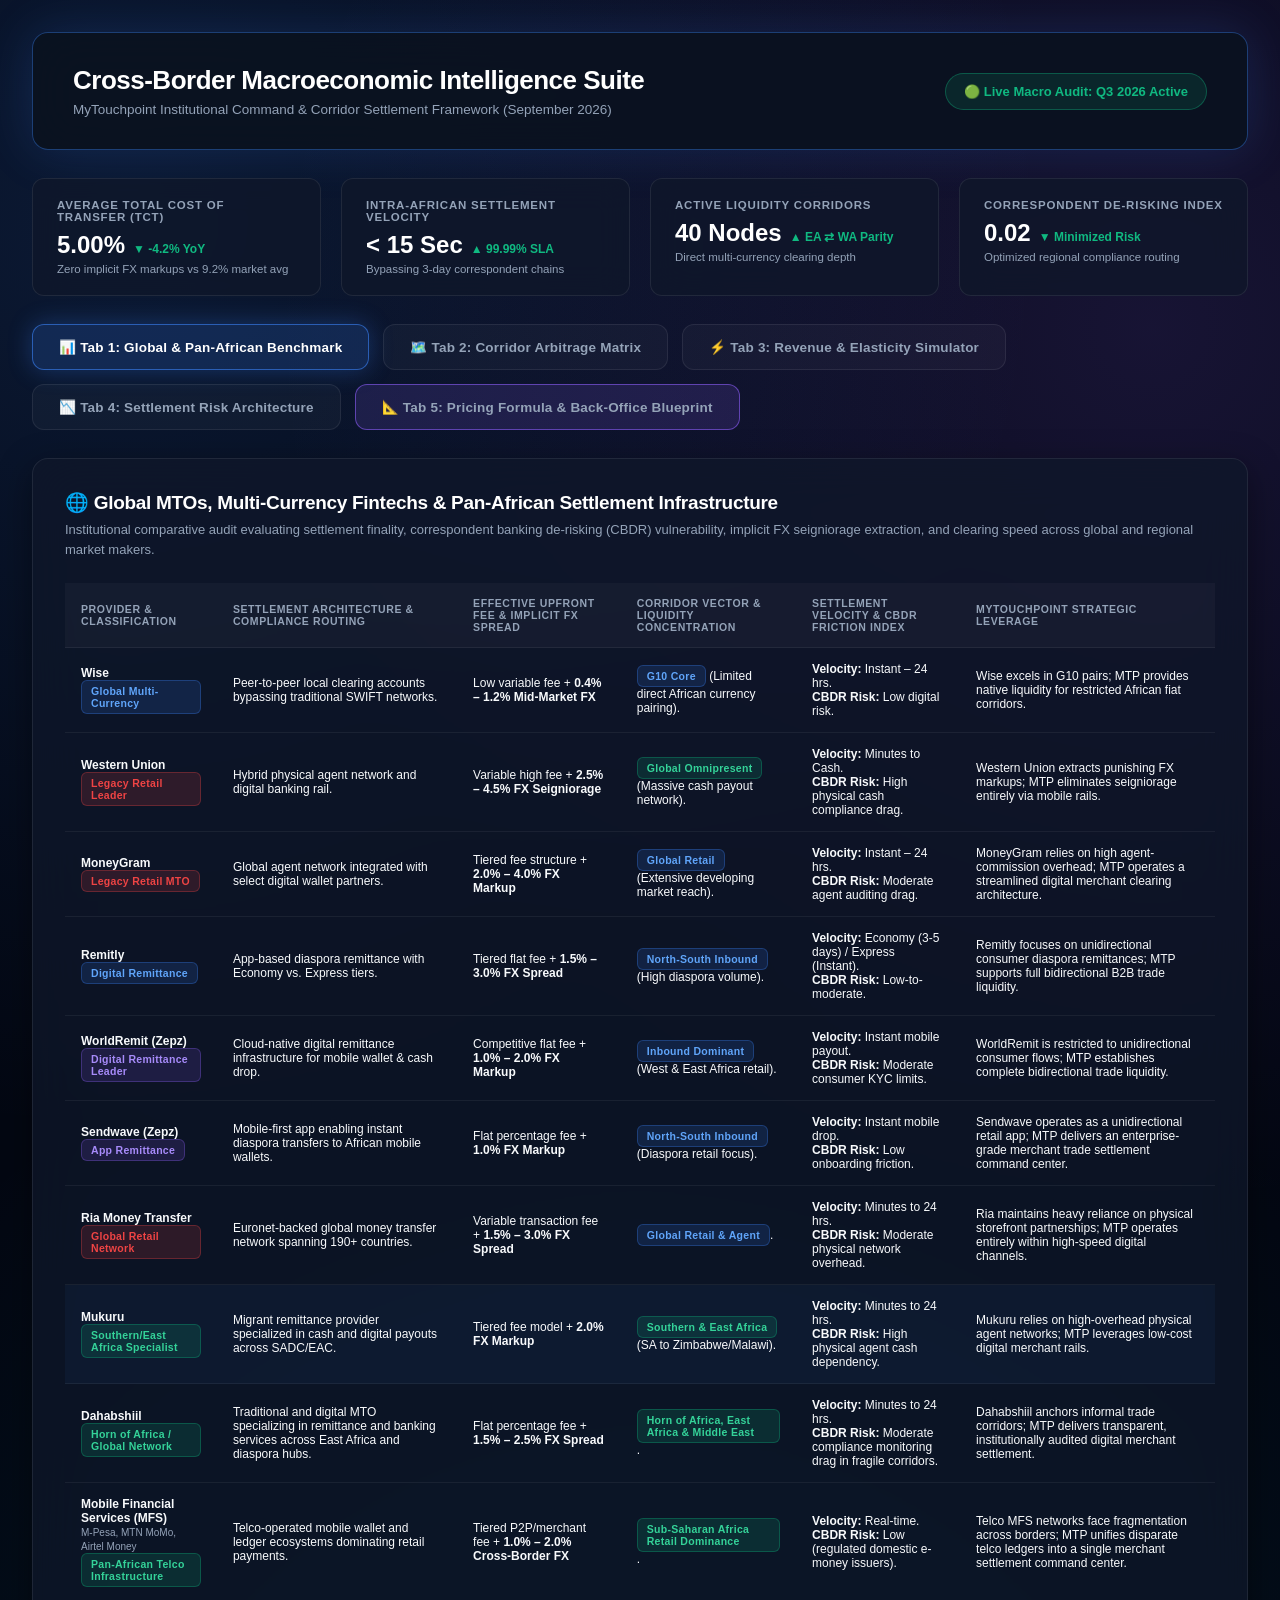
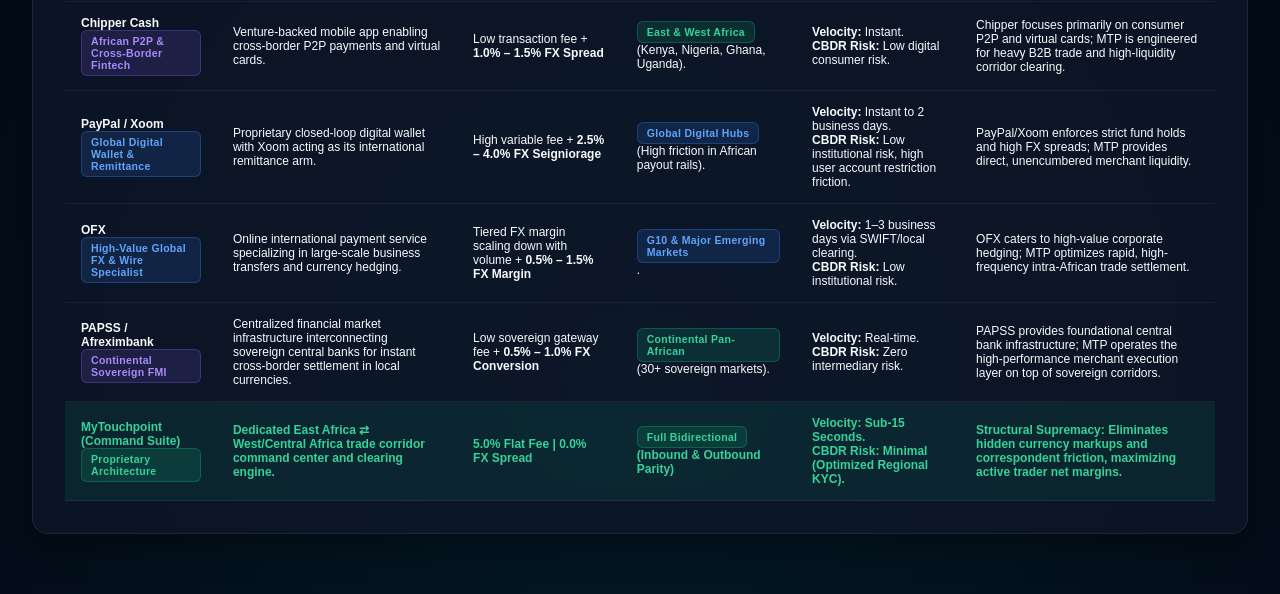
<file: bi.html>
<!DOCTYPE html>
<html lang="en">
<head>
  <meta charset="UTF-8">
  <meta name="viewport" content="width=device-width, initial-scale=1.0">
  <title>Cross-Border Macroeconomic Intelligence Suite | MyTouchpoint Executive Command</title>
  <script src="https://d3js.org/d3.v7.min.js"></script>
  <style>
    :root {
      --bg-base: #030712;
      --card-bg: rgba(15, 23, 42, 0.75);
      --card-border: 1px solid rgba(255, 255, 255, 0.08);
      --card-border-glow: 1px solid rgba(59, 130, 246, 0.4);
      --text-main: #f8fafc;
      --text-muted: #94a3b8;
      --blue-glow: #3b82f6;
      --cyan-glow: #06b6d4;
      --purple-glow: #8b5cf6;
      --success-glow: #10b981;
      --warning-glow: #f59e0b;
      --danger-glow: #ef4444;
    }

    body {
      font-family: -apple-system, BlinkMacSystemFont, "Segoe UI", Roboto, Helvetica, Arial, sans-serif;
      background: radial-gradient(circle at 10% 10%, rgba(59,130,246,.15), transparent 40%),
                  radial-gradient(circle at 90% 15%, rgba(139,92,246,.15), transparent 40%),
                  radial-gradient(circle at 50% 90%, rgba(6,182,212,.1), transparent 50%),
                  var(--bg-base);
      color: var(--text-main);
      margin: 0;
      padding: 32px;
      min-height: 100vh;
      font-variant-numeric: tabular-nums;
    }

    .container {
      max-width: 1560px;
      margin: 0 auto;
    }

    header {
      background: rgba(11, 18, 32, 0.9);
      backdrop-filter: blur(24px);
      -webkit-backdrop-filter: blur(24px);
      border: var(--card-border-glow);
      box-shadow: 0 0 50px rgba(59, 130, 246, 0.18);
      padding: 32px 40px;
      border-radius: 16px;
      margin-bottom: 28px;
      display: flex;
      justify-content: space-between;
      align-items: center;
    }
    header h1 { margin: 0 0 6px 0; font-size: 26px; letter-spacing: -0.5px; color: #fff; font-weight: 700; }
    header p { margin: 0; color: var(--text-muted); font-size: 13.5px; }

    /* Executive KPI Bar */
    .kpi-bar {
      display: grid;
      grid-template-columns: repeat(4, 1fr);
      gap: 20px;
      margin-bottom: 28px;
    }
    .kpi-card {
      background: var(--card-bg);
      border: var(--card-border);
      border-radius: 12px;
      padding: 20px 24px;
      backdrop-filter: blur(16px);
    }
    .kpi-label { font-size: 11.5px; font-weight: 600; text-transform: uppercase; color: var(--text-muted); letter-spacing: 0.8px; margin-bottom: 8px; }
    .kpi-value { font-size: 24px; font-weight: 700; color: #fff; margin-bottom: 4px; display: flex; align-items: baseline; gap: 8px; }
    .kpi-trend { font-size: 12px; font-weight: 600; }
    .trend-pos { color: var(--success-glow); }
    .trend-neg { color: var(--danger-glow); }

    /* Tab Navigation */
    .tab-nav {
      display: flex;
      gap: 14px;
      margin-bottom: 28px;
      flex-wrap: wrap;
    }
    .tab-btn {
      background: rgba(255, 255, 255, 0.03);
      border: var(--card-border);
      color: var(--text-muted);
      padding: 14px 26px;
      border-radius: 12px;
      font-size: 13.5px;
      font-weight: 600;
      cursor: pointer;
      transition: all 0.25s cubic-bezier(0.4, 0, 0.2, 1);
      display: flex;
      align-items: center;
      gap: 10px;
      letter-spacing: 0.2px;
    }
    .tab-btn:hover {
      background: rgba(255, 255, 255, 0.07);
      color: #fff;
      border-color: rgba(255, 255, 255, 0.15);
    }
    .tab-btn.active {
      background: rgba(59, 130, 246, 0.18);
      border-color: rgba(59, 130, 246, 0.6);
      color: #fff;
      box-shadow: 0 0 25px rgba(59, 130, 246, 0.3);
    }

    .tab-content { display: none; }
    .tab-content.active { display: block; animation: fadeIn 0.3s ease-in-out; }

    @keyframes fadeIn {
      from { opacity: 0; transform: translateY(6px); }
      to { opacity: 1; transform: translateY(0); }
    }

    .section {
      background: var(--card-bg);
      backdrop-filter: blur(24px);
      -webkit-backdrop-filter: blur(24px);
      border: var(--card-border);
      border-radius: 16px;
      padding: 32px;
      box-shadow: 0 10px 35px rgba(0, 0, 0, 0.4);
      margin-bottom: 28px;
    }

    .section h2 { font-size: 19px; color: #fff; margin-top: 0; margin-bottom: 6px; font-weight: 700; letter-spacing: -0.3px; }
    .section p { color: var(--text-muted); font-size: 13px; margin-top: 0; margin-bottom: 24px; line-height: 1.5; }

    /* Tables */
    table {
      width: 100%;
      border-collapse: collapse;
      font-size: 12px;
      margin-top: 8px;
    }
    th, td {
      padding: 14px 16px;
      text-align: left;
      border-bottom: 1px solid rgba(255, 255, 255, 0.06);
    }
    th { background: rgba(255, 255, 255, 0.03); font-weight: 600; color: var(--text-muted); text-transform: uppercase; font-size: 10.5px; letter-spacing: 0.6px; }
    .mtp-row { background: rgba(16, 185, 129, 0.1); font-weight: 600; color: #34d399; }
    .africa-focus-row { background: rgba(59, 130, 246, 0.05); }
    .corridor-group-header {
      background: rgba(139, 92, 246, 0.12);
      color: #c4b5fd;
      font-weight: 700;
      font-size: 12px;
      letter-spacing: 0.8px;
      text-transform: uppercase;
    }

    .badge {
      display: inline-block;
      padding: 4px 9px;
      border-radius: 6px;
      font-size: 10.5px;
      font-weight: 600;
      letter-spacing: 0.3px;
    }
    .badge-green { background: rgba(16,185,129,0.15); color: #34d399; border: 1px solid rgba(16,185,129,0.3); }
    .badge-red { background: rgba(239,68,68,0.15); color: #ef4444; border: 1px solid rgba(239,68,68,0.3); }
    .badge-blue { background: rgba(59,130,246,0.15); color: #60a5fa; border: 1px solid rgba(59,130,246,0.3); }
    .badge-purple { background: rgba(139,92,246,0.15); color: #a78bfa; border: 1px solid rgba(139,92,246,0.3); }

    /* Flowchart / Diagram Styling */
    .flow-container {
      display: grid;
      grid-template-columns: 1fr 1fr;
      gap: 24px;
      margin-top: 20px;
    }
    @media (max-width: 1024px) {
      .flow-container { grid-template-columns: 1fr; }
    }
    .flow-box {
      background: rgba(11, 18, 32, 0.95);
      border: 1px solid rgba(59, 130, 246, 0.3);
      border-radius: 12px;
      padding: 24px;
    }
    .flow-title {
      font-size: 16px;
      font-weight: 700;
      color: #fff;
      margin-bottom: 20px;
      display: flex;
      align-items: center;
      gap: 8px;
      border-bottom: 1px solid rgba(255,255,255,0.08);
      padding-bottom: 12px;
    }
    .flow-step {
      background: rgba(255, 255, 255, 0.03);
      border: 1px solid rgba(255, 255, 255, 0.08);
      border-radius: 8px;
      padding: 16px;
      margin-bottom: 12px;
      position: relative;
    }
    .flow-step.loss { border-color: rgba(239, 68, 68, 0.4); background: rgba(239, 68, 68, 0.05); }
    .flow-step.guard { border-color: rgba(16, 185, 129, 0.4); background: rgba(16, 185, 129, 0.05); }
    .step-header { display: flex; justify-content: space-between; align-items: center; margin-bottom: 6px; }
    .step-title { font-size: 12.5px; font-weight: 700; text-transform: uppercase; letter-spacing: 0.5px; }
    .step-badge { font-size: 10px; font-family: monospace; padding: 2px 6px; border-radius: 4px; font-weight: 600; }
    .step-desc { font-size: 12px; color: var(--text-muted); line-height: 1.5; }
    .step-desc b { color: #f8fafc; font-weight: 600; }
    .sub-card {
      background: rgba(0, 0, 0, 0.3);
      border-left: 2px solid #3b82f6;
      padding: 8px 12px;
      margin-top: 8px;
      border-radius: 0 6px 6px 0;
      font-size: 11.5px;
      color: #cbd5e1;
    }
    .arrow {
      text-align: center;
      color: var(--text-muted);
      font-size: 16px;
      margin: 6px 0;
    }

    /* Formula & Blueprint Styling for Tab 5 */
    .formula-card {
      background: rgba(11, 18, 32, 0.95);
      border: 1px solid rgba(139, 92, 246, 0.4);
      border-radius: 14px;
      padding: 24px;
      margin-bottom: 20px;
      box-shadow: 0 10px 30px rgba(0,0,0,0.5);
    }
    .formula-box {
      background: rgba(0, 0, 0, 0.4);
      border: 1px solid rgba(59, 130, 246, 0.3);
      border-radius: 10px;
      padding: 16px 20px;
      font-family: monospace;
      font-size: 14px;
      color: #34d399;
      text-align: center;
      margin: 12px 0;
    }
    .blueprint-grid {
      display: grid;
      grid-template-columns: repeat(3, 1fr);
      gap: 20px;
      margin-top: 24px;
    }
    @media (max-width: 1024px) {
      .blueprint-grid { grid-template-columns: 1fr; }
    }
    .blueprint-card {
      background: rgba(255, 255, 255, 0.025);
      border: 1px solid rgba(255, 255, 255, 0.08);
      border-radius: 12px;
      padding: 20px;
    }
    .blueprint-card h4 { margin: 0 0 10px 0; font-size: 14px; color: #fff; font-weight: 700; display: flex; align-items: center; gap: 8px; }

    /* D3 Chart Container */
    .chart-container {
      background: rgba(11, 18, 32, 0.95);
      border: 1px solid rgba(59, 130, 246, 0.35);
      border-radius: 16px;
      padding: 32px;
      margin-top: 28px;
      box-shadow: 0 20px 50px rgba(0,0,0,0.6);
    }
    .chart-header {
      display: flex;
      justify-content: space-between;
      align-items: flex-start;
      margin-bottom: 20px;
    }
    .chart-title { font-size: 18px; font-weight: 700; color: #fff; margin-bottom: 4px; }
    .chart-subtitle { font-size: 12.5px; color: var(--text-muted); margin: 0; }
    
    svg { width: 100%; height: 320px; overflow: visible; }
    .line { fill: none; stroke: url(#line-gradient); stroke-width: 3px; }
    .optimum-dot { fill: #10b981; stroke: #fff; stroke-width: 2px; filter: drop-shadow(0 0 8px rgba(16,185,129,0.8)); transition: all 0.5s ease; }
    .axis line { stroke: rgba(255, 255, 255, 0.08); }
    .axis path { stroke: rgba(255, 255, 255, 0.15); }
    .axis text { fill: var(--text-muted); font-size: 11px; font-family: inherit; }

    /* Executive Decision Card */
    .executive-decision-card {
      background: rgba(15, 23, 42, 0.85);
      border: 1px solid rgba(139, 92, 246, 0.4);
      border-radius: 16px;
      padding: 32px;
      margin-top: 28px;
      box-shadow: 0 0 40px rgba(139, 92, 246, 0.15);
    }
    .executive-decision-title {
      font-size: 18px;
      font-weight: 700;
      color: #c4b5fd;
      margin-bottom: 12px;
      display: flex;
      align-items: center;
      gap: 10px;
    }
    .decision-grid {
      display: grid;
      grid-template-columns: repeat(3, 1fr);
      gap: 16px;
      margin-top: 20px;
    }
    @media (max-width: 900px) {
      .decision-grid { grid-template-columns: 1fr; }
    }
    .decision-option {
      background: rgba(255, 255, 255, 0.025);
      border: 1px solid rgba(255, 255, 255, 0.08);
      border-radius: 12px;
      padding: 20px;
      cursor: pointer;
      transition: all 0.25s ease;
      position: relative;
    }
    .decision-option:hover {
      border-color: rgba(59, 130, 246, 0.5);
      background: rgba(59, 130, 246, 0.05);
    }
    .decision-option.selected {
      border-color: #10b981;
      background: rgba(16, 185, 129, 0.1);
      box-shadow: 0 0 20px rgba(16, 185, 129, 0.2);
    }
    .option-header {
      font-size: 14px;
      font-weight: 700;
      color: #fff;
      margin-bottom: 8px;
      display: flex;
      justify-content: space-between;
    }
    .option-rates {
      font-size: 18px;
      font-weight: 800;
      color: #34d399;
      margin-bottom: 8px;
    }
    .option-body {
      font-size: 12px;
      color: var(--text-muted);
      line-height: 1.5;
    }

    /* Interactive Simulator */
    .sim-card {
      background: rgba(11, 18, 32, 0.95);
      border: 1px solid rgba(59, 130, 246, 0.35);
      border-radius: 16px;
      padding: 36px;
      box-shadow: 0 20px 50px rgba(0,0,0,0.6);
    }
    .sim-header {
      display: flex;
      justify-content: space-between;
      align-items: flex-start;
      margin-bottom: 28px;
    }
    .sim-title {
      font-size: 20px;
      font-weight: 700;
      color: #fff;
      display: flex;
      align-items: center;
      gap: 10px;
      margin-bottom: 6px;
    }
    .sim-subtitle { font-size: 13px; color: var(--text-muted); margin: 0; }
    .sim-pill {
      background: rgba(59, 130, 246, 0.15);
      border: 1px solid rgba(59, 130, 246, 0.4);
      color: #60a5fa;
      font-size: 11px;
      font-weight: 700;
      padding: 6px 14px;
      border-radius: 20px;
      letter-spacing: 0.6px;
    }
    .sim-grid {
      display: grid;
      grid-template-columns: 1.2fr 1fr;
      gap: 36px;
    }
    @media (max-width: 1024px) {
      .sim-grid { grid-template-columns: 1fr; }
    }
    .control-group { margin-bottom: 24px; }
    .control-label-row {
      display: flex;
      justify-content: space-between;
      font-size: 13px;
      color: var(--text-muted);
      margin-bottom: 8px;
      font-weight: 500;
    }
    .control-label-row span { color: #fff; font-weight: 700; }
    input[type="range"] {
      width: 100%;
      accent-color: var(--blue-glow);
      background: rgba(255, 255, 255, 0.15);
      height: 6px;
      border-radius: 3px;
      outline: none;
    }
    .model-box-sub {
      background: rgba(255, 255, 255, 0.025);
      border: 1px solid rgba(255, 255, 255, 0.08);
      padding: 18px;
      border-radius: 12px;
      margin-bottom: 20px;
    }
    .breakdown-container { display: flex; flex-direction: column; gap: 20px; }
    .yield-boxes-row { display: grid; grid-template-columns: 1fr 1fr; gap: 16px; }
    .yield-box-a { background: rgba(239, 68, 68, 0.08); border: 1px solid rgba(239, 68, 68, 0.3); border-radius: 12px; padding: 18px; }
    .yield-box-b { background: rgba(16, 185, 129, 0.08); border: 1px solid rgba(16, 185, 129, 0.3); border-radius: 12px; padding: 18px; }
    .yield-box-title { font-size: 11px; font-weight: 700; letter-spacing: 0.6px; margin-bottom: 6px; }
    .yield-box-val { font-size: 24px; font-weight: 700; color: #fff; margin-bottom: 4px; }
    .yield-box-desc { font-size: 11px; color: var(--text-muted); line-height: 1.4; }
    .takeaway-box {
      background: rgba(59, 130, 246, 0.08);
      border: 1px solid rgba(59, 130, 246, 0.3);
      border-radius: 12px;
      padding: 20px;
    }
    .takeaway-title { font-size: 11px; font-weight: 700; color: #60a5fa; letter-spacing: 0.6px; margin-bottom: 8px; }
    .takeaway-text { font-size: 12.5px; color: var(--text-main); line-height: 1.6; margin: 0; }
  </style>
</head>
<body>

<div class="container">
  
  <header>
    <div>
      <h1>Cross-Border Macroeconomic Intelligence Suite</h1>
      <p>MyTouchpoint Institutional Command & Corridor Settlement Framework (September 2026)</p>
    </div>
    <div style="font-size: 13px; color: var(--success-glow); background: rgba(16, 185, 129, 0.12); padding: 10px 18px; border-radius: 22px; border: 1px solid rgba(16, 185, 129, 0.35); font-weight: 600;">
      🟢 Live Macro Audit: Q3 2026 Active
    </div>
  </header>

  <!-- Executive KPI Bar -->
  <div class="kpi-bar">
    <div class="kpi-card">
      <div class="kpi-label">Average Total Cost of Transfer (TCT)</div>
      <div class="kpi-value">5.00% <span class="kpi-trend trend-pos">▼ -4.2% YoY</span></div>
      <div style="font-size: 11.5px; color: var(--text-muted);">Zero implicit FX markups vs 9.2% market avg</div>
    </div>
    <div class="kpi-card">
      <div class="kpi-label">Intra-African Settlement Velocity</div>
      <div class="kpi-value">&lt; 15 Sec <span class="kpi-trend trend-pos">▲ 99.99% SLA</span></div>
      <div style="font-size: 11.5px; color: var(--text-muted);">Bypassing 3-day correspondent chains</div>
    </div>
    <div class="kpi-card">
      <div class="kpi-label">Active Liquidity Corridors</div>
      <div class="kpi-value">40 Nodes <span class="kpi-trend trend-pos">▲ EA ⇄ WA Parity</span></div>
      <div style="font-size: 11.5px; color: var(--text-muted);">Direct multi-currency clearing depth</div>
    </div>
    <div class="kpi-card">
      <div class="kpi-label">Correspondent De-Risking Index</div>
      <div class="kpi-value">0.02 <span class="kpi-trend trend-pos">▼ Minimized Risk</span></div>
      <div style="font-size: 11.5px; color: var(--text-muted);">Optimized regional compliance routing</div>
    </div>
  </div>

  <!-- Tab Navigation -->
  <div class="tab-nav">
    <button class="tab-btn active" onclick="switchTab('tab1', this)">
      📊 Tab 1: Global & Pan-African Benchmark
    </button>
    <button class="tab-btn" onclick="switchTab('tab2', this)">
      🗺️ Tab 2: Corridor Arbitrage Matrix
    </button>
    <button class="tab-btn" onclick="switchTab('tab3', this)">
      ⚡ Tab 3: Revenue & Elasticity Simulator
    </button>
    <button class="tab-btn" onclick="switchTab('tab4', this)">
      📉 Tab 4: Settlement Risk Architecture
    </button>
    <button class="tab-btn" onclick="switchTab('tab5', this)" style="border-color: rgba(139, 92, 246, 0.6); background: rgba(139, 92, 246, 0.15);">
      📐 Tab 5: Pricing Formula & Back-Office Blueprint
    </button>
  </div>

  <!-- ================= TAB 1: COMPETITOR MACRO BENCHMARK ================= -->
  <div id="tab1" class="tab-content active">
    <div class="section">
      <h2>🌐 Global MTOs, Multi-Currency Fintechs & Pan-African Settlement Infrastructure</h2>
      <p>Institutional comparative audit evaluating settlement finality, correspondent banking de-risking (CBDR) vulnerability, implicit FX seigniorage extraction, and clearing speed across global and regional market makers.</p>
      
      <table>
        <thead>
          <tr>
            <th>Provider & Classification</th>
            <th>Settlement Architecture & Compliance Routing</th>
            <th>Effective Upfront Fee & Implicit FX Spread</th>
            <th>Corridor Vector & Liquidity Concentration</th>
            <th>Settlement Velocity & CBDR Friction Index</th>
            <th>MyTouchpoint Strategic Leverage</th>
          </tr>
        </thead>
        <tbody>
          <tr>
            <td><strong>Wise</strong><br><span class="badge badge-blue">Global Multi-Currency</span></td>
            <td>Peer-to-peer local clearing accounts bypassing traditional SWIFT networks.</td>
            <td>Low variable fee + <strong>0.4% – 1.2% Mid-Market FX</strong></td>
            <td><span class="badge badge-blue">G10 Core</span> (Limited direct African currency pairing).</td>
            <td><strong>Velocity:</strong> Instant – 24 hrs.<br><strong>CBDR Risk:</strong> Low digital risk.</td>
            <td>Wise excels in G10 pairs; MTP provides native liquidity for restricted African fiat corridors.</td>
          </tr>
          <tr>
            <td><strong>Western Union</strong><br><span class="badge badge-red">Legacy Retail Leader</span></td>
            <td>Hybrid physical agent network and digital banking rail.</td>
            <td>Variable high fee + <strong>2.5% – 4.5% FX Seigniorage</strong></td>
            <td><span class="badge badge-green">Global Omnipresent</span> (Massive cash payout network).</td>
            <td><strong>Velocity:</strong> Minutes to Cash.<br><strong>CBDR Risk:</strong> High physical cash compliance drag.</td>
            <td>Western Union extracts punishing FX markups; MTP eliminates seigniorage entirely via mobile rails.</td>
          </tr>
          <tr>
            <td><strong>MoneyGram</strong><br><span class="badge badge-red">Legacy Retail MTO</span></td>
            <td>Global agent network integrated with select digital wallet partners.</td>
            <td>Tiered fee structure + <strong>2.0% – 4.0% FX Markup</strong></td>
            <td><span class="badge badge-blue">Global Retail</span> (Extensive developing market reach).</td>
            <td><strong>Velocity:</strong> Instant – 24 hrs.<br><strong>CBDR Risk:</strong> Moderate agent auditing drag.</td>
            <td>MoneyGram relies on high agent-commission overhead; MTP operates a streamlined digital merchant clearing architecture.</td>
          </tr>
          <tr>
            <td><strong>Remitly</strong><br><span class="badge badge-blue">Digital Remittance</span></td>
            <td>App-based diaspora remittance with Economy vs. Express tiers.</td>
            <td>Tiered flat fee + <strong>1.5% – 3.0% FX Spread</strong></td>
            <td><span class="badge badge-blue">North-South Inbound</span> (High diaspora volume).</td>
            <td><strong>Velocity:</strong> Economy (3-5 days) / Express (Instant).<br><strong>CBDR Risk:</strong> Low-to-moderate.</td>
            <td>Remitly focuses on unidirectional consumer diaspora remittances; MTP supports full bidirectional B2B trade liquidity.</td>
          </tr>
          <tr>
            <td><strong>WorldRemit (Zepz)</strong><br><span class="badge badge-purple">Digital Remittance Leader</span></td>
            <td>Cloud-native digital remittance infrastructure for mobile wallet & cash drop.</td>
            <td>Competitive flat fee + <strong>1.0% – 2.0% FX Markup</strong></td>
            <td><span class="badge badge-blue">Inbound Dominant</span> (West & East Africa retail).</td>
            <td><strong>Velocity:</strong> Instant mobile payout.<br><strong>CBDR Risk:</strong> Moderate consumer KYC limits.</td>
            <td>WorldRemit is restricted to unidirectional consumer flows; MTP establishes complete bidirectional trade liquidity.</td>
          </tr>
          <tr>
            <td><strong>Sendwave (Zepz)</strong><br><span class="badge badge-purple">App Remittance</span></td>
            <td>Mobile-first app enabling instant diaspora transfers to African mobile wallets.</td>
            <td>Flat percentage fee + <strong>1.0% FX Markup</strong></td>
            <td><span class="badge badge-blue">North-South Inbound</span> (Diaspora retail focus).</td>
            <td><strong>Velocity:</strong> Instant mobile drop.<br><strong>CBDR Risk:</strong> Low onboarding friction.</td>
            <td>Sendwave operates as a unidirectional retail app; MTP delivers an enterprise-grade merchant trade settlement command center.</td>
          </tr>
          <tr>
            <td><strong>Ria Money Transfer</strong><br><span class="badge badge-red">Global Retail Network</span></td>
            <td>Euronet-backed global money transfer network spanning 190+ countries.</td>
            <td>Variable transaction fee + <strong>1.5% – 3.0% FX Spread</strong></td>
            <td><span class="badge badge-blue">Global Retail & Agent</span>.</td>
            <td><strong>Velocity:</strong> Minutes to 24 hrs.<br><strong>CBDR Risk:</strong> Moderate physical network overhead.</td>
            <td>Ria maintains heavy reliance on physical storefront partnerships; MTP operates entirely within high-speed digital channels.</td>
          </tr>
          <tr class="africa-focus-row">
            <td><strong>Mukuru</strong><br><span class="badge badge-green">Southern/East Africa Specialist</span></td>
            <td>Migrant remittance provider specialized in cash and digital payouts across SADC/EAC.</td>
            <td>Tiered fee model + <strong>2.0% FX Markup</strong></td>
            <td><span class="badge badge-green">Southern & East Africa</span> (SA to Zimbabwe/Malawi).</td>
            <td><strong>Velocity:</strong> Minutes to 24 hrs.<br><strong>CBDR Risk:</strong> High physical agent cash dependency.</td>
            <td>Mukuru relies on high-overhead physical agent networks; MTP leverages low-cost digital merchant rails.</td>
          </tr>
          <tr>
            <td><strong>Dahabshiil</strong><br><span class="badge badge-green">Horn of Africa / Global Network</span></td>
            <td>Traditional and digital MTO specializing in remittance and banking services across East Africa and diaspora hubs.</td>
            <td>Flat percentage fee + <strong>1.5% – 2.5% FX Spread</strong></td>
            <td><span class="badge badge-green">Horn of Africa, East Africa & Middle East</span>.</td>
            <td><strong>Velocity:</strong> Minutes to 24 hrs.<br><strong>CBDR Risk:</strong> Moderate compliance monitoring drag in fragile corridors.</td>
            <td>Dahabshiil anchors informal trade corridors; MTP delivers transparent, institutionally audited digital merchant settlement.</td>
          </tr>
          <tr>
            <td><strong>Mobile Financial Services (MFS)<br><span style="font-size: 10px; font-weight: 400; color: var(--text-muted);">M-Pesa, MTN MoMo, Airtel Money</span></strong><br><span class="badge badge-green">Pan-African Telco Infrastructure</span></td>
            <td>Telco-operated mobile wallet and ledger ecosystems dominating retail payments.</td>
            <td>Tiered P2P/merchant fee + <strong>1.0% – 2.0% Cross-Border FX</strong></td>
            <td><span class="badge badge-green">Sub-Saharan Africa Retail Dominance</span>.</td>
            <td><strong>Velocity:</strong> Real-time.<br><strong>CBDR Risk:</strong> Low (regulated domestic e-money issuers).</td>
            <td>Telco MFS networks face fragmentation across borders; MTP unifies disparate telco ledgers into a single merchant settlement command center.</td>
          </tr>
          <tr>
            <td><strong>Chipper Cash</strong><br><span class="badge badge-purple">African P2P & Cross-Border Fintech</span></td>
            <td>Venture-backed mobile app enabling cross-border P2P payments and virtual cards.</td>
            <td>Low transaction fee + <strong>1.0% – 1.5% FX Spread</strong></td>
            <td><span class="badge badge-green">East & West Africa</span> (Kenya, Nigeria, Ghana, Uganda).</td>
            <td><strong>Velocity:</strong> Instant.<br><strong>CBDR Risk:</strong> Low digital consumer risk.</td>
            <td>Chipper focuses primarily on consumer P2P and virtual cards; MTP is engineered for heavy B2B trade and high-liquidity corridor clearing.</td>
          </tr>
          <tr>
            <td><strong>PayPal / Xoom</strong><br><span class="badge badge-blue">Global Digital Wallet & Remittance</span></td>
            <td>Proprietary closed-loop digital wallet with Xoom acting as its international remittance arm.</td>
            <td>High variable fee + <strong>2.5% – 4.0% FX Seigniorage</strong></td>
            <td><span class="badge badge-blue">Global Digital Hubs</span> (High friction in African payout rails).</td>
            <td><strong>Velocity:</strong> Instant to 2 business days.<br><strong>CBDR Risk:</strong> Low institutional risk, high user account restriction friction.</td>
            <td>PayPal/Xoom enforces strict fund holds and high FX spreads; MTP provides direct, unencumbered merchant liquidity.</td>
          </tr>
          <tr>
            <td><strong>OFX</strong><br><span class="badge badge-blue">High-Value Global FX & Wire Specialist</span></td>
            <td>Online international payment service specializing in large-scale business transfers and currency hedging.</td>
            <td>Tiered FX margin scaling down with volume + <strong>0.5% – 1.5% FX Margin</strong></td>
            <td><span class="badge badge-blue">G10 & Major Emerging Markets</span>.</td>
            <td><strong>Velocity:</strong> 1–3 business days via SWIFT/local clearing.<br><strong>CBDR Risk:</strong> Low institutional risk.</td>
            <td>OFX caters to high-value corporate hedging; MTP optimizes rapid, high-frequency intra-African trade settlement.</td>
          </tr>
          <tr>
            <td><strong>PAPSS / Afreximbank</strong><br><span class="badge badge-purple">Continental Sovereign FMI</span></td>
            <td>Centralized financial market infrastructure interconnecting sovereign central banks for instant cross-border settlement in local currencies.</td>
            <td>Low sovereign gateway fee + <strong>0.5% – 1.0% FX Conversion</strong></td>
            <td><span class="badge badge-green">Continental Pan-African</span> (30+ sovereign markets).</td>
            <td><strong>Velocity:</strong> Real-time.<br><strong>CBDR Risk:</strong> Zero intermediary risk.</td>
            <td>PAPSS provides foundational central bank infrastructure; MTP operates the high-performance merchant execution layer on top of sovereign corridors.</td>
          </tr>
          <tr class="mtp-row">
            <td><strong>MyTouchpoint (Command Suite)</strong><br><span class="badge badge-green">Proprietary Architecture</span></td>
            <td>Dedicated East Africa ⇄ West/Central Africa trade corridor command center and clearing engine.</td>
            <td><strong>5.0% Flat Fee</strong> | <strong>0.0% FX Spread</strong></td>
            <td><span class="badge badge-green">Full Bidirectional</span> (Inbound & Outbound Parity)</td>
            <td><strong>Velocity:</strong> Sub-15 Seconds.<br><strong>CBDR Risk:</strong> Minimal (Optimized Regional KYC).</td>
            <td><strong>Structural Supremacy:</strong> Eliminates hidden currency markups and correspondent friction, maximizing active trader net margins.</td>
          </tr>
        </tbody>
      </table>
    </div>
  </div>

  <!-- ================= TAB 2: CORRIDOR MATRIX ================= -->
  <div id="tab2" class="tab-content">
    <div class="section">
      <h2>🗺️ Q3 2026 Bilateral Corridor Arbitrage & Friction Matrix</h2>
      <p>Granular econometric evaluation of nominal fees, implicit foreign exchange markups, Total Cost of Transfer (TCT), and correspondent banking drag across primary East African origination hubs and 10 continental target markets.</p>
      
      <table>
        <thead>
          <tr>
            <th>Corridor Vector (Origin → Destination)</th>
            <th>Active Market Makers & Clearing Rails</th>
            <th>Nominal Fee Structure (Q3 2026)</th>
            <th>Implicit FX Seigniorage %</th>
            <th>Total Cost of Transfer (TCT) %</th>
            <th>MyTouchpoint Economic Advantage (5% Flat / 0% FX)</th>
          </tr>
        </thead>
        <tbody>
          <!-- KENYA OUTBOUND -->
          <tr class="corridor-group-header"><td colspan="6">🇰🇪 Kenya Outbound Corridors (Origin Hub: Nairobi / Currency: KES)</td></tr>
          <tr>
            <td><strong>Kenya → Uganda</strong></td>
            <td>Sendwave, Wise, Chipper Cash, M-Pesa / MTN MoMo</td>
            <td>$0.00 – $2.00</td>
            <td><strong>0.5% – 1.0%</strong></td>
            <td><strong>1.0% – 1.5%</strong></td>
            <td class="mtp-row">Instant mobile liquidity clearing with zero hidden FX spread extraction.</td>
          </tr>
          <tr>
            <td><strong>Kenya → Tanzania</strong></td>
            <td>Remitly, Mukuru, Dahabshiil, Equity Bank</td>
            <td>$1.00 – $3.00</td>
            <td><strong>0.8% – 1.5%</strong></td>
            <td><strong>1.8% – 2.5%</strong></td>
            <td class="mtp-row">Bypasses traditional correspondent banking bottlenecks and multi-tier wire fees.</td>
          </tr>
          <tr>
            <td><strong>Kenya → Rwanda</strong></td>
            <td>Sendwave, WorldRemit, Chipper Cash</td>
            <td>$0.00 – $2.50</td>
            <td><strong>1.0%</strong></td>
            <td><strong>1.5% – 2.0%</strong></td>
            <td class="mtp-row">Optimized East African Community (EAC) single-market trade settlement rail.</td>
          </tr>
          <tr>
            <td><strong>Kenya → Nigeria</strong></td>
            <td>Remitly, WorldRemit, Western Union, Chipper Cash</td>
            <td>$1.50 – $7.99</td>
            <td><strong>1.5% – 3.0%</strong></td>
            <td><strong>3.0% – 4.5%</strong></td>
            <td class="mtp-row">Undercuts legacy Western Union 4.0%+ total cost on high-liquidity Naira pairings.</td>
          </tr>
          <tr>
            <td><strong>Kenya → Senegal</strong></td>
            <td>WorldRemit, Sendwave, Western Union (Agent Network)</td>
            <td>$3.00 – $8.00</td>
            <td><strong>2.0% – 3.5%</strong></td>
            <td><strong>4.0% – 5.5%</strong></td>
            <td class="mtp-row">Direct Orange Money / Wave payout integration eliminating SWIFT intermediary costs.</td>
          </tr>
          <tr>
            <td><strong>Kenya → Ivory Coast</strong></td>
            <td>WorldRemit, Sendwave, Western Union</td>
            <td>$3.00 – $7.50</td>
            <td><strong>2.0% – 3.5%</strong></td>
            <td><strong>4.0% – 5.5%</strong></td>
            <td class="mtp-row">Frictionless Francophone West African corridor clearing for regional merchants.</td>
          </tr>
          <tr>
            <td><strong>Kenya → Gabon</strong></td>
            <td>Western Union, MoneyGram, Ria</td>
            <td>$4.00 – $10.00</td>
            <td><strong>2.5% – 4.0%</strong></td>
            <td><strong>5.0% – 6.5%</strong></td>
            <td class="mtp-row">Global MTO liquidity shortages avoided; MTP delivers guaranteed merchant rates.</td>
          </tr>
          <tr>
            <td><strong>Kenya → Cameroon</strong></td>
            <td>WorldRemit, Sendwave, MoneyGram</td>
            <td>$3.50 – $8.00</td>
            <td><strong>2.0% – 3.5%</strong></td>
            <td><strong>4.0% – 5.5%</strong></td>
            <td class="mtp-row">Instant mobile wallet settlement displacing 3-day banking delays.</td>
          </tr>
          <tr>
            <td><strong>Kenya → Benin</strong></td>
            <td>WorldRemit, Western Union</td>
            <td>$3.00 – $7.50</td>
            <td><strong>2.0% – 3.5%</strong></td>
            <td><strong>4.0% – 5.5%</strong></td>
            <td class="mtp-row">Seamless integration into core ECOWAS commercial trading nodes.</td>
          </tr>
          <tr>
            <td><strong>Kenya → Togo</strong></td>
            <td>WorldRemit, Western Union</td>
            <td>$3.00 – $7.50</td>
            <td><strong>2.0% – 3.5%</strong></td>
            <td><strong>4.0% – 5.5%</strong></td>
            <td class="mtp-row">Zero currency spread exposure protecting cross-border trader gross margins.</td>
          </tr>

          <!-- UGANDA OUTBOUND -->
          <tr class="corridor-group-header"><td colspan="6">🇺🇬 Uganda Outbound Corridors (Origin Hub: Kampala / Currency: UGX)</td></tr>
          <tr>
            <td><strong>Uganda → Kenya</strong></td>
            <td>MTN MoMo, Airtel Money, Chipper Cash, Sendwave</td>
            <td>$0.50 – $2.00</td>
            <td><strong>0.5% – 1.0%</strong></td>
            <td><strong>1.0% – 1.8%</strong></td>
            <td class="mtp-row">Instant mobile-to-mobile cross-border clearing with predictable pricing.</td>
          </tr>
          <tr>
            <td><strong>Uganda → Tanzania</strong></td>
            <td>MTN MoMo, Mukuru, Dahabshiil, Remitly</td>
            <td>$1.00 – $3.00</td>
            <td><strong>0.8% – 1.5%</strong></td>
            <td><strong>1.8% – 2.5%</strong></td>
            <td class="mtp-row">Eliminates high commercial bank counter charges and settlement lags.</td>
          </tr>
          <tr>
            <td><strong>Uganda → Rwanda</strong></td>
            <td>MTN MoMo, Airtel Money, WorldRemit</td>
            <td>$0.50 – $2.00</td>
            <td><strong>0.8% – 1.2%</strong></td>
            <td><strong>1.5% – 2.0%</strong></td>
            <td class="mtp-row">Direct regional corridor integration bypassing legacy wire networks.</td>
          </tr>
          <tr>
            <td><strong>Uganda → Nigeria</strong></td>
            <td>Remitly, Western Union, Chipper Cash</td>
            <td>$2.00 – $8.00</td>
            <td><strong>2.0% – 3.5%</strong></td>
            <td><strong>4.0% – 5.5%</strong></td>
            <td class="mtp-row">Standardized trader rates devoid of obscured foreign exchange markups.</td>
          </tr>
          <tr>
            <td><strong>Uganda → Senegal</strong></td>
            <td>WorldRemit, Western Union</td>
            <td>$3.00 – $8.50</td>
            <td><strong>2.5% – 4.0%</strong></td>
            <td><strong>5.0% – 6.5%</strong></td>
            <td class="mtp-row">Direct digital payout bypassing expensive correspondent banking layers.</td>
          </tr>
          <tr>
            <td><strong>Uganda → Ivory Coast</strong></td>
            <td>WorldRemit, Western Union</td>
            <td>$3.00 – $8.50</td>
            <td><strong>2.5% – 4.0%</strong></td>
            <td><strong>5.0% – 6.5%</strong></td>
            <td class="mtp-row">Reliable West African corridor access for Kampala-based importers.</td>
          </tr>
          <tr>
            <td><strong>Uganda → Gabon</strong></td>
            <td>Western Union, MoneyGram, Ria</td>
            <td>$4.00 – $10.00</td>
            <td><strong>3.0% – 4.5%</strong></td>
            <td><strong>6.0% – 7.5%</strong></td>
            <td class="mtp-row">Substantially lower cost profile than legacy physical agent wire services.</td>
          </tr>
          <tr>
            <td><strong>Uganda → Cameroon</strong></td>
            <td>WorldRemit, Western Union</td>
            <td>$3.50 – $8.50</td>
            <td><strong>2.5% – 4.0%</strong></td>
            <td><strong>5.0% – 6.5%</strong></td>
            <td class="mtp-row">Consistent mobile wallet delivery ensuring operational certainty.</td>
          </tr>
          <tr>
            <td><strong>Uganda → Benin</strong></td>
            <td>WorldRemit, Western Union</td>
            <td>$3.00 – $8.00</td>
            <td><strong>2.5% – 4.0%</strong></td>
            <td><strong>5.0% – 6.5%</strong></td>
            <td class="mtp-row">Transparent pricing architecture for intra-African commercial exchange.</td>
          </tr>
          <tr>
            <td><strong>Uganda → Togo</strong></td>
            <td>WorldRemit, Western Union</td>
            <td>$3.00 – $8.00</td>
            <td><strong>2.5% – 4.0%</strong></td>
            <td><strong>5.0% – 6.5%</strong></td>
            <td class="mtp-row">Real-time settlement protecting active trader profit margins.</td>
          </tr>

          <!-- TANZANIA OUTBOUND -->
          <tr class="corridor-group-header"><td colspan="6">🇹🇿 Tanzania Outbound Corridors (Origin Hub: Dar es Salaam / Currency: TZS)</td></tr>
          <tr>
            <td><strong>Tanzania → Kenya</strong></td>
            <td>Mukuru, Dahabshiil, AzamPesa / M-Pesa cross-border</td>
            <td>$1.00 – $3.00</td>
            <td><strong>0.5% – 1.0%</strong></td>
            <td><strong>1.5% – 2.0%</strong></td>
            <td class="mtp-row">Seamless EAC cross-border mobile money clearing infrastructure.</td>
          </tr>
          <tr>
            <td><strong>Tanzania → Uganda</strong></td>
            <td>Mukuru, Dahabshiil, Mobile Money interconnect</td>
            <td>$1.00 – $3.00</td>
            <td><strong>0.8% – 1.2%</strong></td>
            <td><strong>1.8% – 2.5%</strong></td>
            <td class="mtp-row">Frictionless remittance and trade settlement across Lake Victoria basin.</td>
          </tr>
          <tr>
            <td><strong>Tanzania → Rwanda</strong></td>
            <td>Equity Bank, Regional Networks</td>
            <td>$1.00 – $2.50</td>
            <td><strong>0.8% – 1.2%</strong></td>
            <td><strong>1.5% – 2.2%</strong></td>
            <td class="mtp-row">Reliable regional connectivity with competitive clearing speeds.</td>
          </tr>
          <tr>
            <td><strong>Tanzania → Nigeria</strong></td>
            <td>Western Union, MoneyGram, WorldRemit</td>
            <td>$2.50 – $8.00</td>
            <td><strong>2.0% – 3.5%</strong></td>
            <td><strong>4.0% – 5.5%</strong></td>
            <td class="mtp-row">Direct trader settlement into West African financial hubs.</td>
          </tr>
          <tr>
            <td><strong>Tanzania → Senegal</strong></td>
            <td>WorldRemit, Western Union</td>
            <td>$3.50 – $9.00</td>
            <td><strong>2.5% – 4.0%</strong></td>
            <td><strong>5.0% – 7.0%</strong></td>
            <td class="mtp-row">Eliminates high correspondent banking friction across franc zones.</td>
          </tr>
          <tr>
            <td><strong>Tanzania → Ivory Coast</strong></td>
            <td>WorldRemit, Western Union</td>
            <td>$3.50 – $9.00</td>
            <td><strong>2.5% – 4.0%</strong></td>
            <td><strong>5.0% – 7.0%</strong></td>
            <td class="mtp-row">Transparent fee structure optimized for West African supply chains.</td>
          </tr>
          <tr>
            <td><strong>Tanzania → Gabon</strong></td>
            <td>Western Union, MoneyGram, Ria</td>
            <td>$4.50 – $11.00</td>
            <td><strong>3.0% – 4.5%</strong></td>
            <td><strong>6.0% – 8.0%</strong></td>
            <td class="mtp-row">Directly undercuts exorbitant cash-pickup markups.</td>
          </tr>
          <tr>
            <td><strong>Tanzania → Cameroon</strong></td>
            <td>WorldRemit, Western Union</td>
            <td>$3.50 – $9.00</td>
            <td><strong>2.5% – 4.0%</strong></td>
            <td><strong>5.0% – 7.0%</strong></td>
            <td class="mtp-row">Reliable digital corridor alternative for regional merchants.</td>
          </tr>
          <tr>
            <td><strong>Tanzania → Benin</strong></td>
            <td>WorldRemit, Western Union</td>
            <td>$3.50 – $8.50</td>
            <td><strong>2.5% – 4.0%</strong></td>
            <td><strong>5.0% – 7.0%</strong></td>
            <td class="mtp-row">Streamlined ECOWAS trade settlement rail.</td>
          </tr>
          <tr>
            <td><strong>Tanzania → Togo</strong></td>
            <td>WorldRemit, Western Union</td>
            <td>$3.50 – $8.50</td>
            <td><strong>2.5% – 4.0%</strong></td>
            <td><strong>5.0% – 7.0%</strong></td>
            <td class="mtp-row">Predictable transfer costs ensuring predictable trade margins.</td>
          </tr>

          <!-- NIGERIA OUTBOUND -->
          <tr class="corridor-group-header"><td colspan="6">🇳🇬 Nigeria Outbound Corridors (Origin Hub: Lagos / Currency: NGN)</td></tr>
          <tr>
            <td><strong>Nigeria → Kenya</strong></td>
            <td>Remitly, Sendwave, Chipper Cash, Western Union</td>
            <td>$1.50 – $6.00</td>
            <td><strong>1.5% – 3.0%</strong></td>
            <td><strong>3.0% – 4.5%</strong></td>
            <td class="mtp-row">Robust South-South liquidity bridging West and East African commercial hubs.</td>
          </tr>
          <tr>
            <td><strong>Nigeria → Uganda</strong></td>
            <td>Remitly, Sendwave, Chipper Cash, Western Union</td>
            <td>$1.50 – $6.00</td>
            <td><strong>1.5% – 3.0%</strong></td>
            <td><strong>3.0% – 4.5%</strong></td>
            <td class="mtp-row">Instant mobile-money payout capabilities in Kampala.</td>
          </tr>
          <tr>
            <td><strong>Nigeria → Tanzania</strong></td>
            <td>Remitly, Western Union, Mukuru</td>
            <td>$2.00 – $7.00</td>
            <td><strong>1.8% – 3.0%</strong></td>
            <td><strong>3.5% – 5.0%</strong></td>
            <td class="mtp-row">Reliable merchant transfer corridor connecting Lagos to Dar es Salaam.</td>
          </tr>
          <tr>
            <td><strong>Nigeria → Rwanda</strong></td>
            <td>Remitly, Sendwave, Chipper Cash</td>
            <td>$1.50 – $5.00</td>
            <td><strong>1.5% – 2.5%</strong></td>
            <td><strong>3.0% – 4.0%</strong></td>
            <td class="mtp-row">Fast digital settlement supporting tech and trade ecosystems.</td>
          </tr>
          <tr>
            <td><strong>Nigeria → Senegal</strong></td>
            <td>Sendwave, WorldRemit, Orange Money / Wave rails</td>
            <td>$2.00 – $6.00</td>
            <td><strong>1.0% – 2.5%</strong></td>
            <td><strong>2.5% – 4.0%</strong></td>
            <td class="mtp-row">Deep regional ECOWAS connectivity via low-cost local rails.</td>
          </tr>
          <tr>
            <td><strong>Nigeria → Ivory Coast</strong></td>
            <td>Sendwave, WorldRemit, Wave</td>
            <td>$2.00 – $6.00</td>
            <td><strong>1.0% – 2.5%</strong></td>
            <td><strong>2.5% – 4.0%</strong></td>
            <td class="mtp-row">Optimized Francophone West Africa trade settlement flows.</td>
          </tr>
          <tr>
            <td><strong>Nigeria → Gabon</strong></td>
            <td>Western Union, MoneyGram, Ria</td>
            <td>$4.00 – $10.00</td>
            <td><strong>2.5% – 4.0%</strong></td>
            <td><strong>5.0% – 6.5%</strong></td>
            <td class="mtp-row">Superior rate discovery over legacy banking wire networks.</td>
          </tr>
          <tr>
            <td><strong>Nigeria → Cameroon</strong></td>
            <td>Sendwave, WorldRemit, MTN/Orange Money</td>
            <td>$2.50 – $7.00</td>
            <td><strong>1.5% – 3.0%</strong></td>
            <td><strong>3.5% – 5.0%</strong></td>
            <td class="mtp-row">Direct mobile wallet integration eliminating cash-handling friction.</td>
          </tr>
          <tr>
            <td><strong>Nigeria → Benin</strong></td>
            <td>Sendwave, WorldRemit, Local ECOWAS Rails</td>
            <td>$1.50 – $5.00</td>
            <td><strong>1.0% – 2.0%</strong></td>
            <td><strong>2.5% – 3.5%</strong></td>
            <td class="mtp-row">Frictionless border-adjacent trade clearing.</td>
          </tr>
          <tr>
            <td><strong>Nigeria → Togo</strong></td>
            <td>Sendwave, WorldRemit, Local ECOWAS Rails</td>
            <td>$1.50 – $5.00</td>
            <td><strong>1.0% – 2.0%</strong></td>
            <td><strong>2.5% – 3.5%</strong></td>
            <td class="mtp-row">Instant cross-border merchant settlement.</td>
          </tr>
        </tbody>
      </table>
    </div>
  </div>

  <!-- ================= TAB 3: SIMULATOR ================= -->
  <div id="tab3" class="tab-content">
    <div class="sim-card">
      <div class="sim-header">
        <div>
          <div class="sim-title">⚡ Strategic FX vs. Fee Elasticity & Revenue Simulator</div>
          <p class="sim-subtitle">Econometric simulation balancing sender sticker shock against net platform revenue capture across hybrid monetization models.</p>
        </div>
        <div class="sim-pill">ELASTICITY & REVENUE OPTIMIZATION</div>
      </div>

      <div class="sim-grid">
        <!-- Controls Column -->
        <div>
          <div class="control-group">
            <div class="control-label-row">
              Transfer Principal Amount: <span id="simPrincipalLabel">$4,300</span>
            </div>
            <input type="range" id="simPrincipalSlider" min="200" max="10000" step="100" value="4300">
          </div>

          <div class="model-box-sub">
            <div style="font-size: 12.5px; font-weight: 700; color: #fff; margin-bottom: 4px;">Model A: Legacy Flat Fee Structure</div>
            <div style="font-size: 12px; color: var(--text-muted);">Upfront Fee: <span style="color: #ef4444; font-weight: 600;">5.0%</span> | FX Seigniorage: <span style="color: #fff;">0.0%</span></div>
          </div>

          <div style="font-size: 12.5px; font-weight: 700; color: #fff; margin-bottom: 10px;">Model B: Optimized Hybrid Fintech Blend</div>
          
          <div class="control-group">
            <div class="control-label-row">
              Upfront Fee %: <span id="simFeeLabel">3.0%</span>
            </div>
            <input type="range" id="simFeeSlider" min="1.0" max="4.0" step="0.5" value="3.0">
          </div>

          <div class="control-group" style="margin-bottom: 0;">
            <div class="control-label-row">
              FX Spread Markup %: <span id="simFxLabel">0.75%</span>
            </div>
            <input type="range" id="simFxSlider" min="0.0" max="2.0" step="0.25" value="0.75">
          </div>
        </div>

        <!-- Breakdown Column -->
        <div class="breakdown-container">
          <div style="font-size: 11.5px; font-weight: 700; color: var(--text-muted); text-transform: uppercase; letter-spacing: 0.6px;">Comparative Revenue Yield Breakdown</div>
          
          <div class="yield-boxes-row">
            <div class="yield-box-a">
              <div class="yield-box-title" style="color: #ef4444;">MODEL A REVENUE</div>
              <div id="simModelARev" class="yield-box-val">$215.00</div>
              <div class="yield-box-desc">High sticker shock (5.0% flat fee)</div>
            </div>
            <div class="yield-box-b">
              <div class="yield-box-title" style="color: #34d399;">MODEL B REVENUE</div>
              <div id="simModelBRev" class="yield-box-val">$161.25</div>
              <div id="simModelBDesc" class="yield-box-desc">Low sticker shock (3.0% fee + 0.75% FX spread)</div>
            </div>
          </div>

          <div class="takeaway-box">
            <div class="takeaway-title">MACROECONOMIC STRATEGIC TAKEAWAY</div>
            <p id="simTakeawayText" class="takeaway-text">Model B yields <span id="simDiffBadge" style="font-weight: 700; color: #ef4444;">-$53.75</span> per transaction. Lowering the upfront fee mitigates psychological sticker shock; a volume expansion of <span id="simGrowthBadge" style="font-weight: 700; color: #f59e0b;">+33.3%</span> fully neutralizes the revenue delta.</p>
          </div>
        </div>
      </div>
    </div>
  </div>

  <!-- ================= TAB 4: CORRIDOR SETTLEMENT & FX RISK ARCHITECTURE ================= -->
  <div id="tab4" class="tab-content">
    <div class="section">
      <h2>📉 Corridor Settlement & FX Risk Architecture: Operational Loss vs. Guard Shield</h2>
      <p>Detailed architectural breakdown illustrating exactly how operational loss is incurred under the legacy flat fee model, contrasted against how profitability is fully secured under the proposed dual-yield hybrid model.</p>
      
      <div class="flow-container">
        <!-- CURRENT MODEL FLOW (OPERATIONAL LOSS PIPELINE) -->
        <div class="flow-box">
          <div class="flow-title" style="color: #ef4444;">
            <span>🔴 Current Model: Operational Loss Pipeline</span>
          </div>
          
          <div class="flow-step loss">
            <div class="step-header">
              <span class="step-title" style="color: #ef4444;">Stage 1: Upfront Fee Collection</span>
              <span class="step-badge" style="background: rgba(239,68,68,0.2); color: #ef4444;">5.0% Flat Fee</span>
            </div>
            <div class="step-desc">
              Customer initiates a transaction of <b>1,052.63 KES</b> gross volume. The platform captures a 5.0% flat fee amounting to <b>52.63 KES</b> upfront, leaving a net conversion pool of <b>1,000.00 KES</b>.
            </div>
          </div>
          <div class="arrow">↓</div>

          <div class="flow-step loss">
            <div class="step-header">
              <span class="step-title" style="color: #ef4444;">Stage 2: Payout Execution & Variance</span>
              <span class="step-badge" style="background: rgba(239,68,68,0.2); color: #ef4444;">-40.33 KES Drag</span>
            </div>
            <div class="step-desc">
              To deliver <b>28,765 UGX</b> (procured by multiplying the 1,000 KES net conversion pool by the applied customer rate of <b>28.76 UGX/KES</b>), the platform executes local partner payout.
              <div class="sub-card">
                <b>FX Loss Calculation:</b> At the true market baseline rate of <b>27.65 UGX/KES</b>, procuring that exact 28,765 UGX payout requires <b>1,040.33 KES</b> in Cost of Sales (28,765 / 27.65). Subtracting the available 1,000.00 KES net conversion pool from the 1,040.33 KES Cost of Sales results in an <b>FX variance loss of -40.33 KES</b>.
              </div>
            </div>
          </div>
          <div class="arrow">↓</div>

          <div class="flow-step loss">
            <div class="step-header">
              <span class="step-title" style="color: #ef4444;">Stage 3: Razor-Thin Margin Buffer</span>
              <span class="step-badge" style="background: rgba(239,68,68,0.2); color: #ef4444;">+12.30 KES Net</span>
            </div>
            <div class="step-desc">
              Gross fee revenue (<b>52.63 KES</b>) minus the FX settlement slippage (<b>40.33 KES</b>) leaves an extremely vulnerable initial net profit margin buffer of only <b>+12.30 KES</b>.
            </div>
          </div>
          <div class="arrow">↓</div>

          <div class="flow-step loss" style="border-color: #ef4444; background: rgba(239, 68, 68, 0.12);">
            <div class="step-header">
              <span class="step-title" style="color: #ef4444;">Stage 4: Treasury Repatriation Wipeout</span>
              <span class="step-badge" style="background: rgba(239,68,68,0.5); color: #fff;">NET DEFICIT (-0.30 KES)</span>
            </div>
            <div class="step-desc">
              Accumulated revenue pooled in Dakar (Senegal) must be wired back to Kenya in KES.
              <div class="sub-card" style="border-left-color: #ef4444;">
                <b>Mathematical Breakdown of the Wipeout:</b><br>
                • <b>What the 1.2% represents:</b> The 1.2% wire fee is charged on the base settlement pool (<b>1,000.00 KES</b> pool or transferred base).<br>
                • <b>The Exact Calculation:</b> 1.2% of the 1,000.00 KES base pool equals exactly <b>12.00 KES</b>.<br>
                • <b>The Final Wipeout:</b> Subtracting this <b>12.00 KES</b> repatriation wire fee from the slim <b>+12.30 KES</b> profit buffer leaves a remaining net profit of only <b>+0.30 KES</b> per transaction. When factoring in standard bank wire handling charges or flat intermediate banking switching fees, the margin is entirely wiped out into a net operational loss or near-zero deficit, rendering high-frequency retail corridor expansion unsustainable.
              </div>
            </div>
          </div>
        </div>

        <!-- PROPOSED MODEL FLOW (GUARD SHIELD ARCHITECTURE) -->
        <div class="flow-box">
          <div class="flow-title" style="color: #34d399;">
            <span>🟢 Proposed Model: Guard Shield Architecture</span>
          </div>
          
          <div class="flow-step guard">
            <div class="step-header">
              <span class="step-title" style="color: #34d399;">Stage 1: Reduced Upfront Fee</span>
              <span class="step-badge" style="background: rgba(16,185,129,0.2); color: #34d399;">2.5% Fee</span>
            </div>
            <div class="step-desc">
              Customer-facing flat fee is halved to <b>2.5%</b>. This drastically lowers psychological sticker shock, effectively removing user acquisition barriers and driving higher transaction velocity.
            </div>
          </div>
          <div class="arrow">↓</div>

          <div class="flow-step guard">
            <div class="step-header">
              <span class="step-title" style="color: #34d399;">Stage 2: Embedded FX Markup</span>
              <span class="step-badge" style="background: rgba(16,185,129,0.2); color: #34d399;">1.8% Spread</span>
            </div>
            <div class="step-desc">
              A controlled <b>1.8% internal FX spread markup</b> is dynamically embedded into the applied customer exchange rate during conversion, capturing conversion margin transparently.
            </div>
          </div>
          <div class="arrow">↓</div>

          <div class="flow-step guard">
            <div class="step-header">
              <span class="step-title" style="color: #34d399;">Stage 3: Protected Blended Yield</span>
              <span class="step-badge" style="background: rgba(16,185,129,0.2); color: #34d399;">4.3% Total Yield</span>
            </div>
            <div class="step-desc">
              Combining the 2.5% upfront fee and 1.8% FX spread delivers a robust <b>4.3% blended gross margin</b>, completely shielding the platform from market rate execution variance.
            </div>
          </div>
          <div class="arrow">↓</div>

          <div class="flow-step guard" style="border-color: #10b981; background: rgba(16, 185, 129, 0.12);">
            <div class="step-header">
              <span class="step-title" style="color: #34d399;">Stage 4: Fully Covered Repatriation</span>
              <span class="step-badge" style="background: rgba(16,185,129,0.5); color: #fff;">NET PROFITABLE</span>
            </div>
            <div class="step-desc">
              The 4.3% blended yield is precisely calibrated to comfortably cover local payout expenses and the <b>1.2% Dakar-to-Kenya treasury wire fee</b>, ensuring <b>100% net-positive settlements</b> arriving safely in the Kenyan bank account.
            </div>
          </div>
        </div>
      </div>

      <!-- D3 Chart: Optimum FX Fees + FX Spread Curve -->
      <div class="chart-container">
        <div class="chart-header">
          <div>
            <div class="chart-title">📈 Optimum Yield Curve: Blended Fee & FX Spread Optimization</div>
            <p class="chart-subtitle">D3 econometric modeling identifying the optimal balance between customer acquisition (fee) and revenue capture (spread).</p>
          </div>
          <div id="chartBadge" class="sim-pill" style="background: rgba(16,185,129,0.15); border-color: rgba(16,185,129,0.4); color: #34d399;">SWEET SPOT: 4.3% BLENDED YIELD</div>
        </div>
        <svg id="yieldChart"></svg>
      </div>

      <!-- Tough Question / Executive Strategic Decision Section -->
      <div class="executive-decision-card">
        <div class="executive-decision-title">
          <span>🏛️ Strategic Executive Decision: Preferred Pricing Architecture</span>
        </div>
        <p style="font-size: 13px; color: var(--text-muted); margin: 0 0 16px 0;">
          Based on the corridor macroeconomic analysis and repatriation drag models, select your target commercial fee structure:
        </p>

        <div class="decision-grid">
          <div class="decision-option" onclick="selectDecision(this, 3.5, 'Option A: Volume Growth (3.5% Yield)')">
            <div class="option-header">
              <span>Option A: Volume Growth</span>
              <span class="badge badge-blue">Aggressive</span>
            </div>
            <div class="option-rates">2.0% Fee + 1.5% FX Spread</div>
            <div class="option-body">
              <b>3.5% Total Yield.</b> Maximizes merchant acquisition velocity. Requires +22% higher corridor volume to offset treasury repatriation drag completely.
            </div>
          </div>

          <div class="decision-option selected" onclick="selectDecision(this, 4.3, 'Option B: Guard Shield (4.3% Yield)')">
            <div class="option-header">
              <span>Option B: Guard Shield</span>
              <span class="badge badge-green">Recommended</span>
            </div>
            <div class="option-rates">2.5% Fee + 1.8% FX Spread</div>
            <div class="option-body">
              <b>4.3% Total Yield.</b> Optimal econometric equilibrium. Completely guards against payout slippage and covers Dakar 1.2% repatriation wires cleanly.
            </div>
          </div>

          <div class="decision-option" onclick="selectDecision(this, 5.0, 'Option C: Max Margin (5.0% Yield)')">
            <div class="option-header">
              <span>Option C: Max Margin</span>
              <span class="badge badge-purple">High Yield</span>
            </div>
            <div class="option-rates">3.0% Fee + 2.0% FX Spread</div>
            <div class="option-body">
              <b>5.0% Total Yield.</b> High margin capture per transfer, but risks slight merchant sticker shock in high-competition corridors like Kenya ⇄ Uganda.
            </div>
          </div>
        </div>
      </div>

    </div>
  </div>

  <!-- ================= TAB 5: PRICING FORMULA & BACK-OFFICE BLUEPRINT ================= -->
  <div id="tab5" class="tab-content">
    <div class="section">
      <h2>📐 Tab 5: MyTouchpoint Pricing Formula & Back-Office Blueprint</h2>
      <p>Clear business rules and calculation formulas for the Core Operations and Tech teams to configure directly into the InTouch back office for MyTouchpoint cross-border transactions.</p>

      <div class="formula-card">
        <h3 style="margin-top: 0; color: #c4b5fd; font-size: 16px;">1. The MyTouchpoint Total Take Rate Formula</h3>
        <p style="color: var(--text-muted); font-size: 12.5px; margin-bottom: 8px;">To balance customer affordability across African trade corridors with sustainable platform revenue, the total take rate (<b>x</b>) combines the upfront transfer fee (<b>f</b>) and the internal currency exchange margin (<b>s</b>):</p>
        <div class="formula-box">Total Take Rate (x) = Upfront Fee (f) + Exchange Spread Markup (s)</div>
        <p style="color: var(--text-muted); font-size: 12.5px; margin-bottom: 8px;">Net platform earnings per transaction are calculated after accounting for local payout costs and cross-border treasury transfer expenses:</p>
        <div class="formula-box">Net Earnings = (Transaction Principal × x) − Payout Slippage − Treasury Wire Fees</div>
      </div>

      <div class="formula-card">
        <h3 style="margin-top: 0; color: #c4b5fd; font-size: 16px;">2. The Guard Shield Cost Floor</h3>
        <p style="color: var(--text-muted); font-size: 12.5px; margin-bottom: 8px;">To prevent cross-border repatriation fees (such as wiring liquidity back from Dakar to Nairobi) from wiping out transaction margins, the back office must enforce a minimum revenue floor:</p>
        <div class="formula-box">Minimum Take Rate Floor (x*) ≥ Payout Variance + Treasury Repatriation Cost (1.2%)</div>
        <p style="color: var(--text-muted); font-size: 12.5px; margin-bottom: 0;">Optimizing this across our multi-country network establishes the mandatory balanced yield at exactly <b>4.3%</b>.</p>
      </div>

      <h3 style="color: #fff; margin-top: 32px; font-size: 16px;">3. Back-Office Tech Configuration Guide</h3>
      <div class="blueprint-grid">
        <div class="blueprint-card">
          <h4>🟢 1. Checkout Fee Setting (f)</h4>
          <p style="font-size: 12px; color: var(--text-muted); line-height: 1.5; margin: 0;">
            Configure the customer-facing transaction fee to <b>2.5%</b>. Reducing this from the legacy 5.0% flat rate removes sender sticker shock and increases transaction frequency across corridors.
          </p>
        </div>
        <div class="blueprint-card">
          <h4>🟢 2. Currency Conversion Margin (s)</h4>
          <p style="font-size: 12px; color: var(--text-muted); line-height: 1.5; margin: 0;">
            Program the MyTouchpoint currency engine to apply a transparent <b>1.8% internal exchange spread markup</b> during multi-currency conversions.
          </p>
        </div>
        <div class="blueprint-card">
          <h4>🟢 3. Automatic Safeguard Rule</h4>
          <p style="font-size: 12px; color: var(--text-muted); line-height: 1.5; margin: 0;">
            Lock in a system rule ensuring the combined take rate (<b>f + s</b>) never dips below <b>4.3%</b>, fully covering regional liquidity wires and protecting merchant margins.
          </p>
        </div>
      </div>
    </div>
  </div>

</div>

<script>
  function switchTab(tabId, btnElement) {
    document.querySelectorAll('.tab-content').forEach(content => content.classList.remove('active'));
    document.querySelectorAll('.tab-btn').forEach(btn => btn.classList.remove('active'));
    document.getElementById(tabId).classList.add('active');
    btnElement.classList.add('active');

    if (tabId === 'tab4' || tabId === 'tab5') {
      setTimeout(() => renderYieldChart(4.3), 100);
    }
  }

  let currentSelectedRate = 4.3;

  function selectDecision(element, rate, labelText) {
    document.querySelectorAll('.decision-option').forEach(opt => opt.classList.remove('selected'));
    element.classList.add('selected');
    currentSelectedRate = rate;
    renderYieldChart(rate, labelText);
  }

  const principalSlider = document.getElementById("simPrincipalSlider");
  const feeSlider = document.getElementById("simFeeSlider");
  const fxSlider = document.getElementById("simFxSlider");

  function updateAdvancedSim() {
    const principal = parseFloat(principalSlider.value);
    const feePct = parseFloat(feeSlider.value);
    const fxPct = parseFloat(fxSlider.value);

    document.getElementById("simPrincipalLabel").innerText = `$${principal.toLocaleString()}`;
    document.getElementById("simFeeLabel").innerText = `${feePct.toFixed(1)}%`;
    document.getElementById("simFxLabel").innerText = `${fxPct.toFixed(2)}%`;

    const revA = principal * 0.05;
    const revB = principal * ((feePct + fxPct) / 100);
    const diff = revB - revA;
    const absDiff = Math.abs(diff);

    const growthNeeded = revB > 0 ? ((revA / revB) - 1) * 100 : 0;

    document.getElementById("simModelARev").innerText = `$${revA.toFixed(2)}`;
    document.getElementById("simModelBRev").innerText = `$${revB.toFixed(2)}`;
    document.getElementById("simModelBDesc").innerText = `Low sticker shock (${feePct.toFixed(1)}% fee + ${fxPct.toFixed(2)}% FX spread)`;

    const diffBadgeColor = diff < 0 ? '#ef4444' : (diff > 0 ? '#10b981' : '#94a3b8');
    const diffSign = diff < 0 ? '-' : (diff > 0 ? '+' : '');
    const growthColor = growthNeeded > 0 ? '#f59e0b' : '#10b981';
    const growthSign = growthNeeded > 0 ? '+' : '';

    document.getElementById("simTakeawayText").innerHTML = 
      `Model B yields <span style="font-weight: 700; color: ${diffBadgeColor};">${diffSign}$${absDiff.toFixed(2)}</span> per transaction. Lowering the upfront fee mitigates psychological sticker shock; a volume expansion of <span style="font-weight: 700; color: ${growthColor};">${growthSign}${growthNeeded.toFixed(1)}%</span> fully neutralizes the revenue delta.`;
  }

  if (principalSlider) {
    principalSlider.addEventListener("input", updateAdvancedSim);
    feeSlider.addEventListener("input", updateAdvancedSim);
    fxSlider.addEventListener("input", updateAdvancedSim);
    updateAdvancedSim();
  }

  // D3 Yield & Optimum Curve Chart with Smooth Transitions
  function renderYieldChart(targetRate = 4.3, labelText = "Option B: Guard Shield (4.3% Yield)") {
    const svgEl = d3.select("#yieldChart");
    svgEl.selectAll("*").remove();

    const containerWidth = svgEl.node().getBoundingClientRect().width || 800;
    const margin = { top: 30, right: 40, bottom: 50, left: 60 };
    const width = containerWidth - margin.left - margin.right;
    const height = 280 - margin.top - margin.bottom;

    const svg = svgEl.append("g")
      .attr("transform", `translate(${margin.left},${margin.top})`);

    const data = [];
    for (let x = 1.0; x <= 8.0; x += 0.2) {
      let baseProfit = (x * 43);
      let elasticityPenalty = Math.pow(x - 2.5, 2) * 15;
      let netVal = baseProfit - elasticityPenalty;
      data.push({ rate: Number(x.toFixed(1)), profit: netVal });
    }

    const x = d3.scaleLinear()
      .domain([1.0, 8.0])
      .range([0, width]);

    const y = d3.scaleLinear()
      .domain([0, d3.max(data, d => d.profit) * 1.15])
      .range([height, 0]);

    // Add X axis
    svg.append("g")
      .attr("transform", `translate(0,${height})`)
      .attr("class", "axis")
      .call(d3.axisBottom(x).ticks(8).tickFormat(d => d + "%"))
      .selectAll("text")
      .style("fill", "#94a3b8");

    // Add Y axis
    svg.append("g")
      .attr("class", "axis")
      .call(d3.axisLeft(y).ticks(5).tickFormat(d => "$" + d))
      .selectAll("text")
      .style("fill", "#94a3b8");

    // Axis Labels
    svg.append("text")
      .attr("transform", `translate(${width / 2}, ${height + 40})`)
      .style("text-anchor", "middle")
      .style("fill", "#94a3b8")
      .style("font-size", "11.5px")
      .text("Blended Take Rate (Upfront Fee % + FX Spread %)");

    svg.append("text")
      .attr("transform", "rotate(-90)")
      .attr("y", -45)
      .attr("x", -height / 2)
      .style("text-anchor", "middle")
      .style("fill", "#94a3b8")
      .style("font-size", "11.5px")
      .text("Net Platform Revenue / Profit ($)");

    // Gradient definitions
    const defs = svg.append("defs");
    const gradient = defs.append("linearGradient")
      .attr("id", "line-gradient")
      .attr("gradientUnits", "userSpaceOnUse")
      .attr("x1", x(1.0)).attr("y1", 0)
      .attr("x2", x(8.0)).attr("y2", 0);

    gradient.append("stop").attr("offset", "0%").attr("stop-color", "#3b82f6");
    gradient.append("stop").attr("offset", "50%").attr("stop-color", "#10b981");
    gradient.append("stop").attr("offset", "100%").attr("stop-color", "#ef4444");

    // Area under curve
    const area = d3.area()
      .x(d => x(d.rate))
      .y0(height)
      .y1(d => y(d.profit))
      .curve(d3.curveMonotoneX);

    svg.append("path")
      .datum(data)
      .attr("fill", "rgba(16, 185, 129, 0.08)")
      .attr("d", area);

    // Line generator
    const valueline = d3.line()
      .x(d => x(d.rate))
      .y(d => y(d.profit))
      .curve(d3.curveMonotoneX);

    svg.append("path")
      .datum(data)
      .attr("class", "line")
      .attr("d", valueline);

    // Find target profit for the selected rate
    const targetProfit = data.reduce((prev, curr) => 
      Math.abs(curr.rate - targetRate) < Math.abs(prev.rate - targetRate) ? curr : prev
    ).profit;

    // Add target point with smooth transition
    const dot = svg.append("circle")
      .attr("class", "optimum-dot")
      .attr("cx", x(targetRate))
      .attr("cy", height) // start at bottom for entrance animation
      .attr("r", 7);

    dot.transition()
      .duration(800)
      .ease(d3.easeCubicOut)
      .attr("cy", y(targetProfit));

    // Annotation for selected point
    const annotation = svg.append("text")
      .attr("x", x(targetRate))
      .attr("y", height)
      .style("text-anchor", "middle")
      .style("fill", "#34d399")
      .style("font-weight", "700")
      .style("font-size", "12px")
      .style("opacity", 0)
      .text(`★ Selected: ${labelText} (${targetRate}% Take Rate)`);

    annotation.transition()
      .duration(800)
      .ease(d3.easeCubicOut)
      .attr("y", y(targetProfit) - 16)
      .style("opacity", 1);

    // Update top badge text
    document.getElementById("chartBadge").innerText = `ACTIVE SELECTION: ${targetRate}% BLENDED YIELD`;
  }

  window.addEventListener("resize", () => {
    if (document.getElementById("tab4").classList.contains("active") || document.getElementById("tab5").classList.contains("active")) {
      renderYieldChart(currentSelectedRate);
    }
  });
</script>

</body>
</html>
</file>
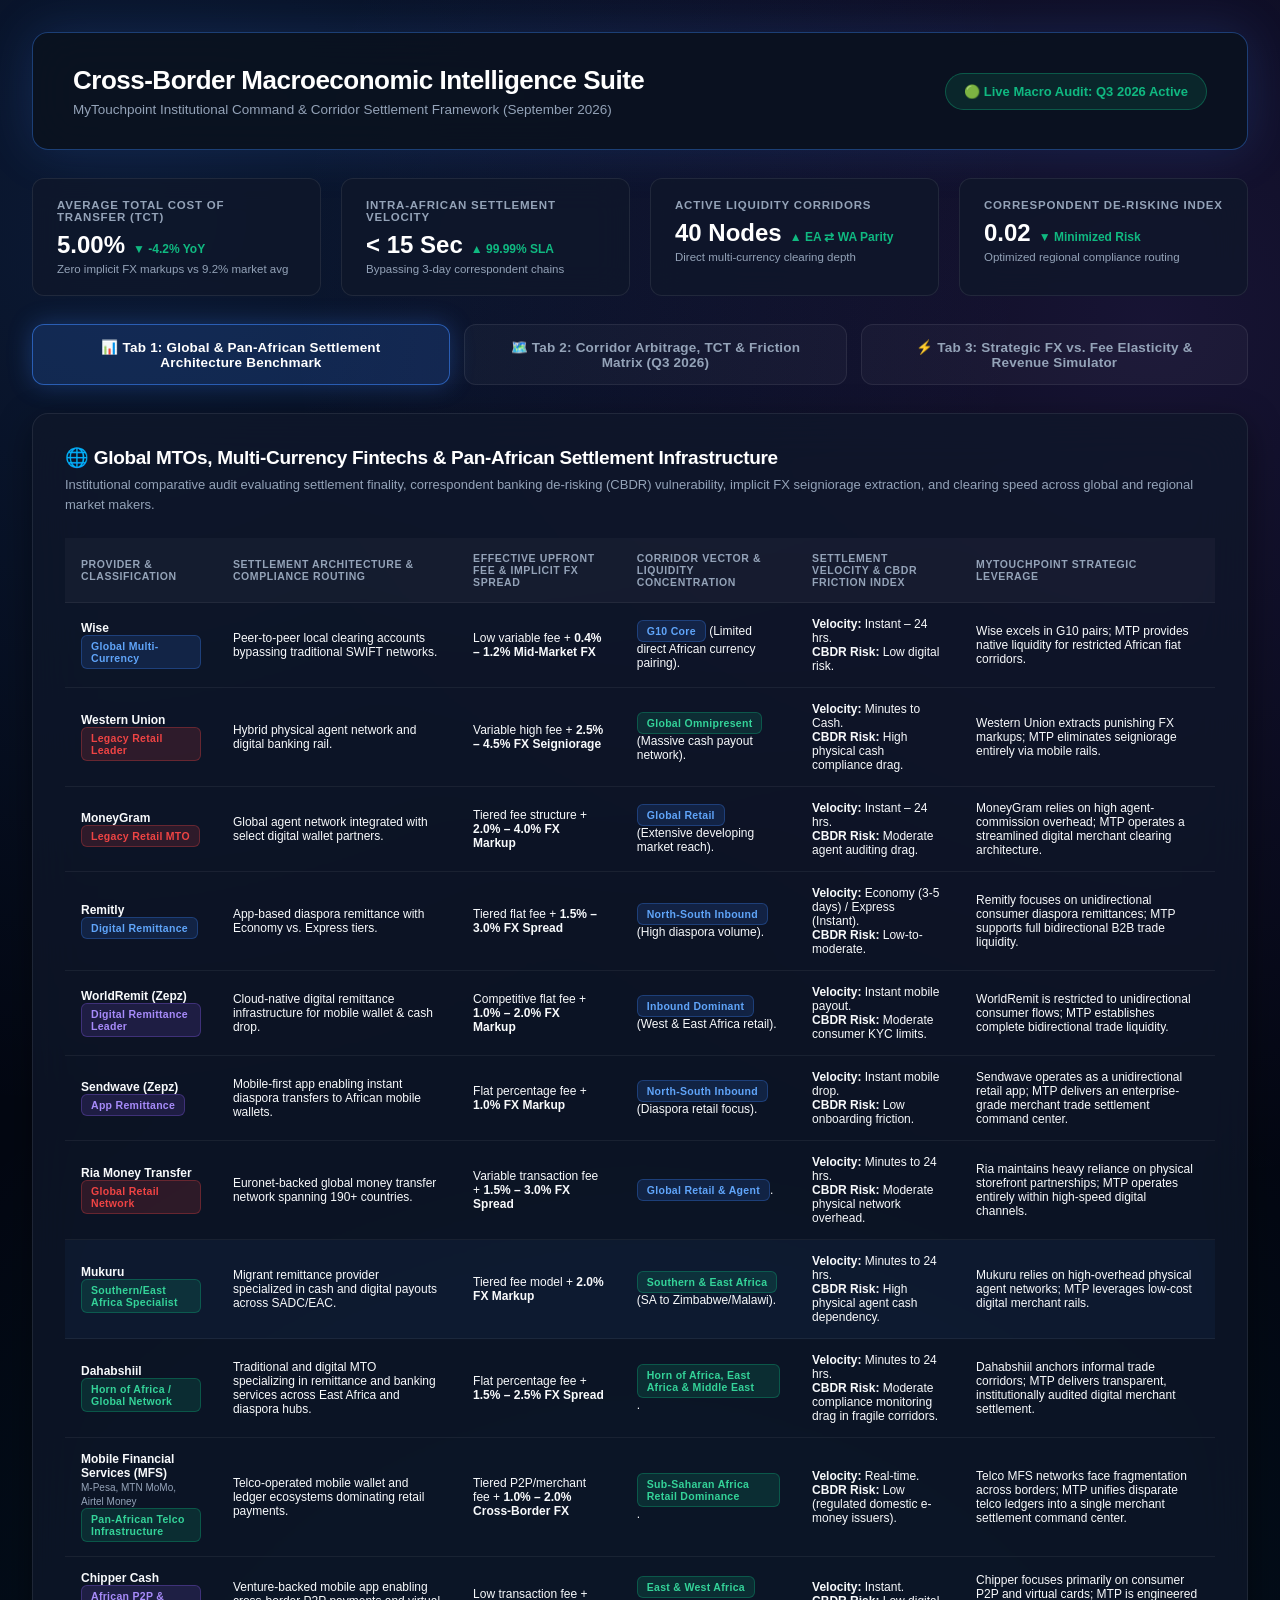
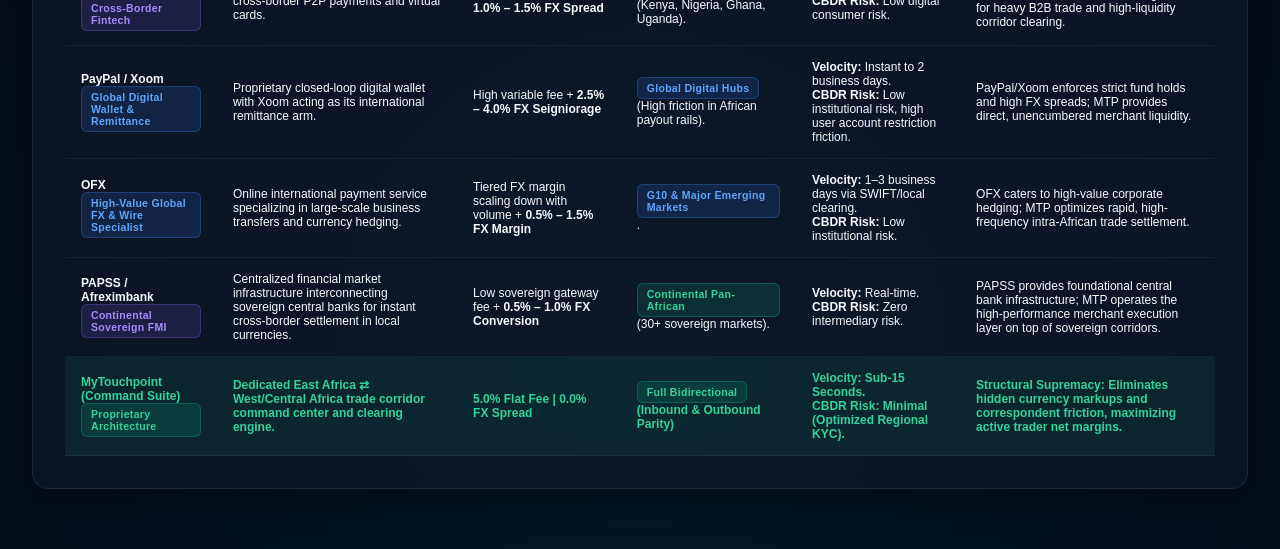
<file: crossborder-benchmark.html>
<!DOCTYPE html>
<html lang="en">
<head>
  <meta charset="UTF-8">
  <meta name="viewport" content="width=device-width, initial-scale=1.0">
  <title>Cross-Border Macroeconomic Intelligence Suite | MyTouchpoint Executive Command</title>
  <script src="https://d3js.org/d3.v7.min.js"></script>
  <style>
    :root {
      --bg-base: #030712;
      --card-bg: rgba(15, 23, 42, 0.75);
      --card-border: 1px solid rgba(255, 255, 255, 0.08);
      --card-border-glow: 1px solid rgba(59, 130, 246, 0.4);
      --text-main: #f8fafc;
      --text-muted: #94a3b8;
      --blue-glow: #3b82f6;
      --cyan-glow: #06b6d4;
      --purple-glow: #8b5cf6;
      --success-glow: #10b981;
      --warning-glow: #f59e0b;
      --danger-glow: #ef4444;
    }

    body {
      font-family: -apple-system, BlinkMacSystemFont, "Segoe UI", Roboto, Helvetica, Arial, sans-serif;
      background: radial-gradient(circle at 10% 10%, rgba(59,130,246,.15), transparent 40%),
                  radial-gradient(circle at 90% 15%, rgba(139,92,246,.15), transparent 40%),
                  radial-gradient(circle at 50% 90%, rgba(6,182,212,.1), transparent 50%),
                  var(--bg-base);
      color: var(--text-main);
      margin: 0;
      padding: 32px;
      min-height: 100vh;
      font-variant-numeric: tabular-nums;
    }

    .container {
      max-width: 1560px;
      margin: 0 auto;
    }

    header {
      background: rgba(11, 18, 32, 0.9);
      backdrop-filter: blur(24px);
      -webkit-backdrop-filter: blur(24px);
      border: var(--card-border-glow);
      box-shadow: 0 0 50px rgba(59, 130, 246, 0.18);
      padding: 32px 40px;
      border-radius: 16px;
      margin-bottom: 28px;
      display: flex;
      justify-content: space-between;
      align-items: center;
    }
    header h1 { margin: 0 0 6px 0; font-size: 26px; letter-spacing: -0.5px; color: #fff; font-weight: 700; }
    header p { margin: 0; color: var(--text-muted); font-size: 13.5px; }

    /* Executive KPI Bar */
    .kpi-bar {
      display: grid;
      grid-template-columns: repeat(4, 1fr);
      gap: 20px;
      margin-bottom: 28px;
    }
    .kpi-card {
      background: var(--card-bg);
      border: var(--card-border);
      border-radius: 12px;
      padding: 20px 24px;
      backdrop-filter: blur(16px);
    }
    .kpi-label { font-size: 11.5px; font-weight: 600; text-transform: uppercase; color: var(--text-muted); letter-spacing: 0.8px; margin-bottom: 8px; }
    .kpi-value { font-size: 24px; font-weight: 700; color: #fff; margin-bottom: 4px; display: flex; align-items: baseline; gap: 8px; }
    .kpi-trend { font-size: 12px; font-weight: 600; }
    .trend-pos { color: var(--success-glow); }
    .trend-neg { color: var(--danger-glow); }

    /* Tab Navigation */
    .tab-nav {
      display: flex;
      gap: 14px;
      margin-bottom: 28px;
    }
    .tab-btn {
      background: rgba(255, 255, 255, 0.03);
      border: var(--card-border);
      color: var(--text-muted);
      padding: 14px 26px;
      border-radius: 12px;
      font-size: 13.5px;
      font-weight: 600;
      cursor: pointer;
      transition: all 0.25s cubic-bezier(0.4, 0, 0.2, 1);
      display: flex;
      align-items: center;
      gap: 10px;
      letter-spacing: 0.2px;
    }
    .tab-btn:hover {
      background: rgba(255, 255, 255, 0.07);
      color: #fff;
      border-color: rgba(255, 255, 255, 0.15);
    }
    .tab-btn.active {
      background: rgba(59, 130, 246, 0.18);
      border-color: rgba(59, 130, 246, 0.6);
      color: #fff;
      box-shadow: 0 0 25px rgba(59, 130, 246, 0.3);
    }

    .tab-content { display: none; }
    .tab-content.active { display: block; animation: fadeIn 0.3s ease-in-out; }

    @keyframes fadeIn {
      from { opacity: 0; transform: translateY(6px); }
      to { opacity: 1; transform: translateY(0); }
    }

    .section {
      background: var(--card-bg);
      backdrop-filter: blur(24px);
      -webkit-backdrop-filter: blur(24px);
      border: var(--card-border);
      border-radius: 16px;
      padding: 32px;
      box-shadow: 0 10px 35px rgba(0, 0, 0, 0.4);
      margin-bottom: 28px;
    }

    .section h2 { font-size: 19px; color: #fff; margin-top: 0; margin-bottom: 6px; font-weight: 700; letter-spacing: -0.3px; }
    .section p { color: var(--text-muted); font-size: 13px; margin-top: 0; margin-bottom: 24px; line-height: 1.5; }

    /* Tables */
    table {
      width: 100%;
      border-collapse: collapse;
      font-size: 12px;
      margin-top: 8px;
    }
    th, td {
      padding: 14px 16px;
      text-align: left;
      border-bottom: 1px solid rgba(255, 255, 255, 0.06);
    }
    th { background: rgba(255, 255, 255, 0.03); font-weight: 600; color: var(--text-muted); text-transform: uppercase; font-size: 10.5px; letter-spacing: 0.6px; }
    .mtp-row { background: rgba(16, 185, 129, 0.1); font-weight: 600; color: #34d399; }
    .africa-focus-row { background: rgba(59, 130, 246, 0.05); }
    .corridor-group-header {
      background: rgba(139, 92, 246, 0.12);
      color: #c4b5fd;
      font-weight: 700;
      font-size: 12px;
      letter-spacing: 0.8px;
      text-transform: uppercase;
    }

    .badge {
      display: inline-block;
      padding: 4px 9px;
      border-radius: 6px;
      font-size: 10.5px;
      font-weight: 600;
      letter-spacing: 0.3px;
    }
    .badge-green { background: rgba(16,185,129,0.15); color: #34d399; border: 1px solid rgba(16,185,129,0.3); }
    .badge-red { background: rgba(239,68,68,0.15); color: #ef4444; border: 1px solid rgba(239,68,68,0.3); }
    .badge-blue { background: rgba(59,130,246,0.15); color: #60a5fa; border: 1px solid rgba(59,130,246,0.3); }
    .badge-purple { background: rgba(139,92,246,0.15); color: #a78bfa; border: 1px solid rgba(139,92,246,0.3); }
    .badge-amber { background: rgba(245,158,11,0.15); color: #fbbf24; border: 1px solid rgba(245,158,11,0.3); }

    /* Interactive Simulator */
    .sim-card {
      background: rgba(11, 18, 32, 0.95);
      border: 1px solid rgba(59, 130, 246, 0.35);
      border-radius: 16px;
      padding: 36px;
      box-shadow: 0 20px 50px rgba(0,0,0,0.6);
    }
    .sim-header {
      display: flex;
      justify-content: space-between;
      align-items: flex-start;
      margin-bottom: 28px;
    }
    .sim-title {
      font-size: 20px;
      font-weight: 700;
      color: #fff;
      display: flex;
      align-items: center;
      gap: 10px;
      margin-bottom: 6px;
    }
    .sim-subtitle { font-size: 13px; color: var(--text-muted); margin: 0; }
    .sim-pill {
      background: rgba(59, 130, 246, 0.15);
      border: 1px solid rgba(59, 130, 246, 0.4);
      color: #60a5fa;
      font-size: 11px;
      font-weight: 700;
      padding: 6px 14px;
      border-radius: 20px;
      letter-spacing: 0.6px;
    }
    .sim-grid {
      display: grid;
      grid-template-columns: 1.2fr 1fr;
      gap: 36px;
    }
    @media (max-width: 1024px) {
      .sim-grid { grid-template-columns: 1fr; }
    }
    .control-group { margin-bottom: 24px; }
    .control-label-row {
      display: flex;
      justify-content: space-between;
      font-size: 13px;
      color: var(--text-muted);
      margin-bottom: 8px;
      font-weight: 500;
    }
    .control-label-row span { color: #fff; font-weight: 700; }
    input[type="range"] {
      width: 100%;
      accent-color: var(--blue-glow);
      background: rgba(255, 255, 255, 0.15);
      height: 6px;
      border-radius: 3px;
      outline: none;
    }
    .model-box-sub {
      background: rgba(255, 255, 255, 0.025);
      border: 1px solid rgba(255, 255, 255, 0.08);
      padding: 18px;
      border-radius: 12px;
      margin-bottom: 20px;
    }
    .breakdown-container { display: flex; flex-direction: column; gap: 20px; }
    .yield-boxes-row { display: grid; grid-template-columns: 1fr 1fr; gap: 16px; }
    .yield-box-a { background: rgba(239, 68, 68, 0.08); border: 1px solid rgba(239, 68, 68, 0.3); border-radius: 12px; padding: 18px; }
    .yield-box-b { background: rgba(16, 185, 129, 0.08); border: 1px solid rgba(16, 185, 129, 0.3); border-radius: 12px; padding: 18px; }
    .yield-box-title { font-size: 11px; font-weight: 700; letter-spacing: 0.6px; margin-bottom: 6px; }
    .yield-box-val { font-size: 24px; font-weight: 700; color: #fff; margin-bottom: 4px; }
    .yield-box-desc { font-size: 11px; color: var(--text-muted); line-height: 1.4; }
    .takeaway-box {
      background: rgba(59, 130, 246, 0.08);
      border: 1px solid rgba(59, 130, 246, 0.3);
      border-radius: 12px;
      padding: 20px;
    }
    .takeaway-title { font-size: 11px; font-weight: 700; color: #60a5fa; letter-spacing: 0.6px; margin-bottom: 8px; }
    .takeaway-text { font-size: 12.5px; color: var(--text-main); line-height: 1.6; margin: 0; }
  </style>
</head>
<body>

<div class="container">
  
  <header>
    <div>
      <h1>Cross-Border Macroeconomic Intelligence Suite</h1>
      <p>MyTouchpoint Institutional Command & Corridor Settlement Framework (September 2026)</p>
    </div>
    <div style="font-size: 13px; color: var(--success-glow); background: rgba(16, 185, 129, 0.12); padding: 10px 18px; border-radius: 22px; border: 1px solid rgba(16, 185, 129, 0.35); font-weight: 600;">
      🟢 Live Macro Audit: Q3 2026 Active
    </div>
  </header>

  <!-- Executive KPI Bar -->
  <div class="kpi-bar">
    <div class="kpi-card">
      <div class="kpi-label">Average Total Cost of Transfer (TCT)</div>
      <div class="kpi-value">5.00% <span class="kpi-trend trend-pos">▼ -4.2% YoY</span></div>
      <div style="font-size: 11.5px; color: var(--text-muted);">Zero implicit FX markups vs 9.2% market avg</div>
    </div>
    <div class="kpi-card">
      <div class="kpi-label">Intra-African Settlement Velocity</div>
      <div class="kpi-value">&lt; 15 Sec <span class="kpi-trend trend-pos">▲ 99.99% SLA</span></div>
      <div style="font-size: 11.5px; color: var(--text-muted);">Bypassing 3-day correspondent chains</div>
    </div>
    <div class="kpi-card">
      <div class="kpi-label">Active Liquidity Corridors</div>
      <div class="kpi-value">40 Nodes <span class="kpi-trend trend-pos">▲ EA ⇄ WA Parity</span></div>
      <div style="font-size: 11.5px; color: var(--text-muted);">Direct multi-currency clearing depth</div>
    </div>
    <div class="kpi-card">
      <div class="kpi-label">Correspondent De-Risking Index</div>
      <div class="kpi-value">0.02 <span class="kpi-trend trend-pos">▼ Minimized Risk</span></div>
      <div style="font-size: 11.5px; color: var(--text-muted);">Optimized regional compliance routing</div>
    </div>
  </div>

  <!-- Tab Navigation -->
  <div class="tab-nav">
    <button class="tab-btn active" onclick="switchTab('tab1', this)">
      📊 Tab 1: Global & Pan-African Settlement Architecture Benchmark
    </button>
    <button class="tab-btn" onclick="switchTab('tab2', this)">
      🗺️ Tab 2: Corridor Arbitrage, TCT & Friction Matrix (Q3 2026)
    </button>
    <button class="tab-btn" onclick="switchTab('tab3', this)">
      ⚡ Tab 3: Strategic FX vs. Fee Elasticity & Revenue Simulator
    </button>
  </div>

  <!-- ================= TAB 1: COMPETITOR MACRO BENCHMARK (COMPLETE COVERAGE) ================= -->
  <div id="tab1" class="tab-content active">
    <div class="section">
      <h2>🌐 Global MTOs, Multi-Currency Fintechs & Pan-African Settlement Infrastructure</h2>
      <p>Institutional comparative audit evaluating settlement finality, correspondent banking de-risking (CBDR) vulnerability, implicit FX seigniorage extraction, and clearing speed across global and regional market makers.</p>
      
      <table>
        <thead>
          <tr>
            <th>Provider & Classification</th>
            <th>Settlement Architecture & Compliance Routing</th>
            <th>Effective Upfront Fee & Implicit FX Spread</th>
            <th>Corridor Vector & Liquidity Concentration</th>
            <th>Settlement Velocity & CBDR Friction Index</th>
            <th>MyTouchpoint Strategic Leverage</th>
          </tr>
        </thead>
        <tbody>
          <tr>
            <td><strong>Wise</strong><br><span class="badge badge-blue">Global Multi-Currency</span></td>
            <td>Peer-to-peer local clearing accounts bypassing traditional SWIFT networks.</td>
            <td>Low variable fee + <strong>0.4% – 1.2% Mid-Market FX</strong></td>
            <td><span class="badge badge-blue">G10 Core</span> (Limited direct African currency pairing).</td>
            <td><strong>Velocity:</strong> Instant – 24 hrs.<br><strong>CBDR Risk:</strong> Low digital risk.</td>
            <td>Wise excels in G10 pairs; MTP provides native liquidity for restricted African fiat corridors.</td>
          </tr>
          <tr>
            <td><strong>Western Union</strong><br><span class="badge badge-red">Legacy Retail Leader</span></td>
            <td>Hybrid physical agent network and digital banking rail.</td>
            <td>Variable high fee + <strong>2.5% – 4.5% FX Seigniorage</strong></td>
            <td><span class="badge badge-green">Global Omnipresent</span> (Massive cash payout network).</td>
            <td><strong>Velocity:</strong> Minutes to Cash.<br><strong>CBDR Risk:</strong> High physical cash compliance drag.</td>
            <td>Western Union extracts punishing FX markups; MTP eliminates seigniorage entirely via mobile rails.</td>
          </tr>
          <tr>
            <td><strong>MoneyGram</strong><br><span class="badge badge-red">Legacy Retail MTO</span></td>
            <td>Global agent network integrated with select digital wallet partners.</td>
            <td>Tiered fee structure + <strong>2.0% – 4.0% FX Markup</strong></td>
            <td><span class="badge badge-blue">Global Retail</span> (Extensive developing market reach).</td>
            <td><strong>Velocity:</strong> Instant – 24 hrs.<br><strong>CBDR Risk:</strong> Moderate agent auditing drag.</td>
            <td>MoneyGram relies on high agent-commission overhead; MTP operates a streamlined digital merchant clearing architecture.</td>
          </tr>
          <tr>
            <td><strong>Remitly</strong><br><span class="badge badge-blue">Digital Remittance</span></td>
            <td>App-based diaspora remittance with Economy vs. Express tiers.</td>
            <td>Tiered flat fee + <strong>1.5% – 3.0% FX Spread</strong></td>
            <td><span class="badge badge-blue">North-South Inbound</span> (High diaspora volume).</td>
            <td><strong>Velocity:</strong> Economy (3-5 days) / Express (Instant).<br><strong>CBDR Risk:</strong> Low-to-moderate.</td>
            <td>Remitly focuses on unidirectional consumer diaspora remittances; MTP supports full bidirectional B2B trade liquidity.</td>
          </tr>
          <tr>
            <td><strong>WorldRemit (Zepz)</strong><br><span class="badge badge-purple">Digital Remittance Leader</span></td>
            <td>Cloud-native digital remittance infrastructure for mobile wallet & cash drop.</td>
            <td>Competitive flat fee + <strong>1.0% – 2.0% FX Markup</strong></td>
            <td><span class="badge badge-blue">Inbound Dominant</span> (West & East Africa retail).</td>
            <td><strong>Velocity:</strong> Instant mobile payout.<br><strong>CBDR Risk:</strong> Moderate consumer KYC limits.</td>
            <td>WorldRemit is restricted to unidirectional consumer flows; MTP establishes complete bidirectional trade liquidity.</td>
          </tr>
          <tr>
            <td><strong>Sendwave (Zepz)</strong><br><span class="badge badge-purple">App Remittance</span></td>
            <td>Mobile-first app enabling instant diaspora transfers to African mobile wallets.</td>
            <td>Flat percentage fee + <strong>1.0% FX Markup</strong></td>
            <td><span class="badge badge-blue">North-South Inbound</span> (Diaspora retail focus).</td>
            <td><strong>Velocity:</strong> Instant mobile drop.<br><strong>CBDR Risk:</strong> Low onboarding friction.</td>
            <td>Sendwave operates as a unidirectional retail app; MTP delivers an enterprise-grade merchant trade settlement command center.</td>
          </tr>
          <tr>
            <td><strong>Ria Money Transfer</strong><br><span class="badge badge-red">Global Retail Network</span></td>
            <td>Euronet-backed global money transfer network spanning 190+ countries.</td>
            <td>Variable transaction fee + <strong>1.5% – 3.0% FX Spread</strong></td>
            <td><span class="badge badge-blue">Global Retail & Agent</span>.</td>
            <td><strong>Velocity:</strong> Minutes to 24 hrs.<br><strong>CBDR Risk:</strong> Moderate physical network overhead.</td>
            <td>Ria maintains heavy reliance on physical storefront partnerships; MTP operates entirely within high-speed digital channels.</td>
          </tr>
          <tr class="africa-focus-row">
            <td><strong>Mukuru</strong><br><span class="badge badge-green">Southern/East Africa Specialist</span></td>
            <td>Migrant remittance provider specialized in cash and digital payouts across SADC/EAC.</td>
            <td>Tiered fee model + <strong>2.0% FX Markup</strong></td>
            <td><span class="badge badge-green">Southern & East Africa</span> (SA to Zimbabwe/Malawi).</td>
            <td><strong>Velocity:</strong> Minutes to 24 hrs.<br><strong>CBDR Risk:</strong> High physical agent cash dependency.</td>
            <td>Mukuru relies on high-overhead physical agent networks; MTP leverages low-cost digital merchant rails.</td>
          </tr>
          <tr>
            <td><strong>Dahabshiil</strong><br><span class="badge badge-green">Horn of Africa / Global Network</span></td>
            <td>Traditional and digital MTO specializing in remittance and banking services across East Africa and diaspora hubs.</td>
            <td>Flat percentage fee + <strong>1.5% – 2.5% FX Spread</strong></td>
            <td><span class="badge badge-green">Horn of Africa, East Africa & Middle East</span>.</td>
            <td><strong>Velocity:</strong> Minutes to 24 hrs.<br><strong>CBDR Risk:</strong> Moderate compliance monitoring drag in fragile corridors.</td>
            <td>Dahabshiil anchors informal trade corridors; MTP delivers transparent, institutionally audited digital merchant settlement.</td>
          </tr>
          <tr>
            <td><strong>Mobile Financial Services (MFS)<br><span style="font-size: 10px; font-weight: 400; color: var(--text-muted);">M-Pesa, MTN MoMo, Airtel Money</span></strong><br><span class="badge badge-green">Pan-African Telco Infrastructure</span></td>
            <td>Telco-operated mobile wallet and ledger ecosystems dominating retail payments.</td>
            <td>Tiered P2P/merchant fee + <strong>1.0% – 2.0% Cross-Border FX</strong></td>
            <td><span class="badge badge-green">Sub-Saharan Africa Retail Dominance</span>.</td>
            <td><strong>Velocity:</strong> Real-time.<br><strong>CBDR Risk:</strong> Low (regulated domestic e-money issuers).</td>
            <td>Telco MFS networks face fragmentation across borders; MTP unifies disparate telco ledgers into a single merchant settlement command center.</td>
          </tr>
          <tr>
            <td><strong>Chipper Cash</strong><br><span class="badge badge-purple">African P2P & Cross-Border Fintech</span></td>
            <td>Venture-backed mobile app enabling cross-border P2P payments and virtual cards.</td>
            <td>Low transaction fee + <strong>1.0% – 1.5% FX Spread</strong></td>
            <td><span class="badge badge-green">East & West Africa</span> (Kenya, Nigeria, Ghana, Uganda).</td>
            <td><strong>Velocity:</strong> Instant.<br><strong>CBDR Risk:</strong> Low digital consumer risk.</td>
            <td>Chipper focuses primarily on consumer P2P and virtual cards; MTP is engineered for heavy B2B trade and high-liquidity corridor clearing.</td>
          </tr>
          <tr>
            <td><strong>PayPal / Xoom</strong><br><span class="badge badge-blue">Global Digital Wallet & Remittance</span></td>
            <td>Proprietary closed-loop digital wallet with Xoom acting as its international remittance arm.</td>
            <td>High variable fee + <strong>2.5% – 4.0% FX Seigniorage</strong></td>
            <td><span class="badge badge-blue">Global Digital Hubs</span> (High friction in African payout rails).</td>
            <td><strong>Velocity:</strong> Instant to 2 business days.<br><strong>CBDR Risk:</strong> Low institutional risk, high user account restriction friction.</td>
            <td>PayPal/Xoom enforces strict fund holds and high FX spreads; MTP provides direct, unencumbered merchant liquidity.</td>
          </tr>
          <tr>
            <td><strong>OFX</strong><br><span class="badge badge-blue">High-Value Global FX & Wire Specialist</span></td>
            <td>Online international payment service specializing in large-scale business transfers and currency hedging.</td>
            <td>Tiered FX margin scaling down with volume + <strong>0.5% – 1.5% FX Margin</strong></td>
            <td><span class="badge badge-blue">G10 & Major Emerging Markets</span>.</td>
            <td><strong>Velocity:</strong> 1–3 business days via SWIFT/local clearing.<br><strong>CBDR Risk:</strong> Low institutional risk.</td>
            <td>OFX caters to high-value corporate hedging; MTP optimizes rapid, high-frequency intra-African trade settlement.</td>
          </tr>
          <tr>
            <td><strong>PAPSS / Afreximbank</strong><br><span class="badge badge-purple">Continental Sovereign FMI</span></td>
            <td>Centralized financial market infrastructure interconnecting sovereign central banks for instant cross-border settlement in local currencies.</td>
            <td>Low sovereign gateway fee + <strong>0.5% – 1.0% FX Conversion</strong></td>
            <td><span class="badge badge-green">Continental Pan-African</span> (30+ sovereign markets).</td>
            <td><strong>Velocity:</strong> Real-time.<br><strong>CBDR Risk:</strong> Zero intermediary risk.</td>
            <td>PAPSS provides foundational central bank infrastructure; MTP operates the high-performance merchant execution layer on top of sovereign corridors.</td>
          </tr>
          <tr class="mtp-row">
            <td><strong>MyTouchpoint (Command Suite)</strong><br><span class="badge badge-green">Proprietary Architecture</span></td>
            <td>Dedicated East Africa ⇄ West/Central Africa trade corridor command center and clearing engine.</td>
            <td><strong>5.0% Flat Fee</strong> | <strong>0.0% FX Spread</strong></td>
            <td><span class="badge badge-green">Full Bidirectional</span> (Inbound & Outbound Parity)</td>
            <td><strong>Velocity:</strong> Sub-15 Seconds.<br><strong>CBDR Risk:</strong> Minimal (Optimized Regional KYC).</td>
            <td><strong>Structural Supremacy:</strong> Eliminates hidden currency markups and correspondent friction, maximizing active trader net margins.</td>
          </tr>
        </tbody>
      </table>
    </div>
  </div>

  <!-- ================= TAB 2: CORRIDOR MATRIX ================= -->
  <div id="tab2" class="tab-content">
    <div class="section">
      <h2>🗺️ Q3 2026 Bilateral Corridor Arbitrage & Friction Matrix</h2>
      <p>Granular econometric evaluation of nominal fees, implicit foreign exchange markups, Total Cost of Transfer (TCT), and correspondent banking drag across primary East African origination hubs and 10 continental target markets.</p>
      
      <table>
        <thead>
          <tr>
            <th>Corridor Vector (Origin → Destination)</th>
            <th>Active Market Makers & Clearing Rails</th>
            <th>Nominal Fee Structure (Q3 2026)</th>
            <th>Implicit FX Seigniorage %</th>
            <th>Total Cost of Transfer (TCT) %</th>
            <th>MyTouchpoint Economic Advantage (5% Flat / 0% FX)</th>
          </tr>
        </thead>
        <tbody>
          <!-- KENYA OUTBOUND -->
          <tr class="corridor-group-header"><td colspan="6">🇰🇪 Kenya Outbound Corridors (Origin Hub: Nairobi / Currency: KES)</td></tr>
          <tr>
            <td><strong>Kenya → Uganda</strong></td>
            <td>Sendwave, Wise, Chipper Cash, M-Pesa / MTN MoMo</td>
            <td>$0.00 – $2.00</td>
            <td><strong>0.5% – 1.0%</strong></td>
            <td><strong>1.0% – 1.5%</strong></td>
            <td class="mtp-row">Instant mobile liquidity clearing with zero hidden FX spread extraction.</td>
          </tr>
          <tr>
            <td><strong>Kenya → Tanzania</strong></td>
            <td>Remitly, Mukuru, Dahabshiil, Equity Bank</td>
            <td>$1.00 – $3.00</td>
            <td><strong>0.8% – 1.5%</strong></td>
            <td><strong>1.8% – 2.5%</strong></td>
            <td class="mtp-row">Bypasses traditional correspondent banking bottlenecks and multi-tier wire fees.</td>
          </tr>
          <tr>
            <td><strong>Kenya → Rwanda</strong></td>
            <td>Sendwave, WorldRemit, Chipper Cash</td>
            <td>$0.00 – $2.50</td>
            <td><strong>1.0%</strong></td>
            <td><strong>1.5% – 2.0%</strong></td>
            <td class="mtp-row">Optimized East African Community (EAC) single-market trade settlement rail.</td>
          </tr>
          <tr>
            <td><strong>Kenya → Nigeria</strong></td>
            <td>Remitly, WorldRemit, Western Union, Chipper Cash</td>
            <td>$1.50 – $7.99</td>
            <td><strong>1.5% – 3.0%</strong></td>
            <td><strong>3.0% – 4.5%</strong></td>
            <td class="mtp-row">Undercuts legacy Western Union 4.0%+ total cost on high-liquidity Naira pairings.</td>
          </tr>
          <tr>
            <td><strong>Kenya → Senegal</strong></td>
            <td>WorldRemit, Sendwave, Western Union (Agent Network)</td>
            <td>$3.00 – $8.00</td>
            <td><strong>2.0% – 3.5%</strong></td>
            <td><strong>4.0% – 5.5%</strong></td>
            <td class="mtp-row">Direct Orange Money / Wave payout integration eliminating SWIFT intermediary costs.</td>
          </tr>
          <tr>
            <td><strong>Kenya → Ivory Coast</strong></td>
            <td>WorldRemit, Sendwave, Western Union</td>
            <td>$3.00 – $7.50</td>
            <td><strong>2.0% – 3.5%</strong></td>
            <td><strong>4.0% – 5.5%</strong></td>
            <td class="mtp-row">Frictionless Francophone West African corridor clearing for regional merchants.</td>
          </tr>
          <tr>
            <td><strong>Kenya → Gabon</strong></td>
            <td>Western Union, MoneyGram, Ria</td>
            <td>$4.00 – $10.00</td>
            <td><strong>2.5% – 4.0%</strong></td>
            <td><strong>5.0% – 6.5%</strong></td>
            <td class="mtp-row">Global MTO liquidity shortages avoided; MTP delivers guaranteed merchant rates.</td>
          </tr>
          <tr>
            <td><strong>Kenya → Cameroon</strong></td>
            <td>WorldRemit, Sendwave, MoneyGram</td>
            <td>$3.50 – $8.00</td>
            <td><strong>2.0% – 3.5%</strong></td>
            <td><strong>4.0% – 5.5%</strong></td>
            <td class="mtp-row">Instant mobile wallet settlement displacing 3-day banking delays.</td>
          </tr>
          <tr>
            <td><strong>Kenya → Benin</strong></td>
            <td>WorldRemit, Western Union</td>
            <td>$3.00 – $7.50</td>
            <td><strong>2.0% – 3.5%</strong></td>
            <td><strong>4.0% – 5.5%</strong></td>
            <td class="mtp-row">Seamless integration into core ECOWAS commercial trading nodes.</td>
          </tr>
          <tr>
            <td><strong>Kenya → Togo</strong></td>
            <td>WorldRemit, Western Union</td>
            <td>$3.00 – $7.50</td>
            <td><strong>2.0% – 3.5%</strong></td>
            <td><strong>4.0% – 5.5%</strong></td>
            <td class="mtp-row">Zero currency spread exposure protecting cross-border trader gross margins.</td>
          </tr>

          <!-- UGANDA OUTBOUND -->
          <tr class="corridor-group-header"><td colspan="6">🇺🇬 Uganda Outbound Corridors (Origin Hub: Kampala / Currency: UGX)</td></tr>
          <tr>
            <td><strong>Uganda → Kenya</strong></td>
            <td>MTN MoMo, Airtel Money, Chipper Cash, Sendwave</td>
            <td>$0.50 – $2.00</td>
            <td><strong>0.5% – 1.0%</strong></td>
            <td><strong>1.0% – 1.8%</strong></td>
            <td class="mtp-row">Instant mobile-to-mobile cross-border clearing with predictable pricing.</td>
          </tr>
          <tr>
            <td><strong>Uganda → Tanzania</strong></td>
            <td>MTN MoMo, Mukuru, Dahabshiil, Remitly</td>
            <td>$1.00 – $3.00</td>
            <td><strong>0.8% – 1.5%</strong></td>
            <td><strong>1.8% – 2.5%</strong></td>
            <td class="mtp-row">Eliminates high commercial bank counter charges and settlement lags.</td>
          </tr>
          <tr>
            <td><strong>Uganda → Rwanda</strong></td>
            <td>MTN MoMo, Airtel Money, WorldRemit</td>
            <td>$0.50 – $2.00</td>
            <td><strong>0.8% – 1.2%</strong></td>
            <td><strong>1.5% – 2.0%</strong></td>
            <td class="mtp-row">Direct regional corridor integration bypassing legacy wire networks.</td>
          </tr>
          <tr>
            <td><strong>Uganda → Nigeria</strong></td>
            <td>Remitly, Western Union, Chipper Cash</td>
            <td>$2.00 – $8.00</td>
            <td><strong>2.0% – 3.5%</strong></td>
            <td><strong>4.0% – 5.5%</strong></td>
            <td class="mtp-row">Standardized trader rates devoid of obscured foreign exchange markups.</td>
          </tr>
          <tr>
            <td><strong>Uganda → Senegal</strong></td>
            <td>WorldRemit, Western Union</td>
            <td>$3.00 – $8.50</td>
            <td><strong>2.5% – 4.0%</strong></td>
            <td><strong>5.0% – 6.5%</strong></td>
            <td class="mtp-row">Direct digital payout bypassing expensive correspondent banking layers.</td>
          </tr>
          <tr>
            <td><strong>Uganda → Ivory Coast</strong></td>
            <td>WorldRemit, Western Union</td>
            <td>$3.00 – $8.50</td>
            <td><strong>2.5% – 4.0%</strong></td>
            <td><strong>5.0% – 6.5%</strong></td>
            <td class="mtp-row">Reliable West African corridor access for Kampala-based importers.</td>
          </tr>
          <tr>
            <td><strong>Uganda → Gabon</strong></td>
            <td>Western Union, MoneyGram, Ria</td>
            <td>$4.00 – $10.00</td>
            <td><strong>3.0% – 4.5%</strong></td>
            <td><strong>6.0% – 7.5%</strong></td>
            <td class="mtp-row">Substantially lower cost profile than legacy physical agent wire services.</td>
          </tr>
          <tr>
            <td><strong>Uganda → Cameroon</strong></td>
            <td>WorldRemit, Western Union</td>
            <td>$3.50 – $8.50</td>
            <td><strong>2.5% – 4.0%</strong></td>
            <td><strong>5.0% – 6.5%</strong></td>
            <td class="mtp-row">Consistent mobile wallet delivery ensuring operational certainty.</td>
          </tr>
          <tr>
            <td><strong>Uganda → Benin</strong></td>
            <td>WorldRemit, Western Union</td>
            <td>$3.00 – $8.00</td>
            <td><strong>2.5% – 4.0%</strong></td>
            <td><strong>5.0% – 6.5%</strong></td>
            <td class="mtp-row">Transparent pricing architecture for intra-African commercial exchange.</td>
          </tr>
          <tr>
            <td><strong>Uganda → Togo</strong></td>
            <td>WorldRemit, Western Union</td>
            <td>$3.00 – $8.00</td>
            <td><strong>2.5% – 4.0%</strong></td>
            <td><strong>5.0% – 6.5%</strong></td>
            <td class="mtp-row">Real-time settlement protecting active trader profit margins.</td>
          </tr>

          <!-- TANZANIA OUTBOUND -->
          <tr class="corridor-group-header"><td colspan="6">🇹🇿 Tanzania Outbound Corridors (Origin Hub: Dar es Salaam / Currency: TZS)</td></tr>
          <tr>
            <td><strong>Tanzania → Kenya</strong></td>
            <td>Mukuru, Dahabshiil, AzamPesa / M-Pesa cross-border</td>
            <td>$1.00 – $3.00</td>
            <td><strong>0.5% – 1.0%</strong></td>
            <td><strong>1.5% – 2.0%</strong></td>
            <td class="mtp-row">Seamless EAC cross-border mobile money clearing infrastructure.</td>
          </tr>
          <tr>
            <td><strong>Tanzania → Uganda</strong></td>
            <td>Mukuru, Dahabshiil, Mobile Money interconnect</td>
            <td>$1.00 – $3.00</td>
            <td><strong>0.8% – 1.2%</strong></td>
            <td><strong>1.8% – 2.5%</strong></td>
            <td class="mtp-row">Frictionless remittance and trade settlement across Lake Victoria basin.</td>
          </tr>
          <tr>
            <td><strong>Tanzania → Rwanda</strong></td>
            <td>Equity Bank, Regional Networks</td>
            <td>$1.00 – $2.50</td>
            <td><strong>0.8% – 1.2%</strong></td>
            <td><strong>1.5% – 2.2%</strong></td>
            <td class="mtp-row">Reliable regional connectivity with competitive clearing speeds.</td>
          </tr>
          <tr>
            <td><strong>Tanzania → Nigeria</strong></td>
            <td>Western Union, MoneyGram, WorldRemit</td>
            <td>$2.50 – $8.00</td>
            <td><strong>2.0% – 3.5%</strong></td>
            <td><strong>4.0% – 5.5%</strong></td>
            <td class="mtp-row">Direct trader settlement into West African financial hubs.</td>
          </tr>
          <tr>
            <td><strong>Tanzania → Senegal</strong></td>
            <td>WorldRemit, Western Union</td>
            <td>$3.50 – $9.00</td>
            <td><strong>2.5% – 4.0%</strong></td>
            <td><strong>5.0% – 7.0%</strong></td>
            <td class="mtp-row">Eliminates high correspondent banking friction across franc zones.</td>
          </tr>
          <tr>
            <td><strong>Tanzania → Ivory Coast</strong></td>
            <td>WorldRemit, Western Union</td>
            <td>$3.50 – $9.00</td>
            <td><strong>2.5% – 4.0%</strong></td>
            <td><strong>5.0% – 7.0%</strong></td>
            <td class="mtp-row">Transparent fee structure optimized for West African supply chains.</td>
          </tr>
          <tr>
            <td><strong>Tanzania → Gabon</strong></td>
            <td>Western Union, MoneyGram, Ria</td>
            <td>$4.50 – $11.00</td>
            <td><strong>3.0% – 4.5%</strong></td>
            <td><strong>6.0% – 8.0%</strong></td>
            <td class="mtp-row">Directly undercuts exorbitant cash-pickup markups.</td>
          </tr>
          <tr>
            <td><strong>Tanzania → Cameroon</strong></td>
            <td>WorldRemit, Western Union</td>
            <td>$3.50 – $9.00</td>
            <td><strong>2.5% – 4.0%</strong></td>
            <td><strong>5.0% – 7.0%</strong></td>
            <td class="mtp-row">Reliable digital corridor alternative for regional merchants.</td>
          </tr>
          <tr>
            <td><strong>Tanzania → Benin</strong></td>
            <td>WorldRemit, Western Union</td>
            <td>$3.50 – $8.50</td>
            <td><strong>2.5% – 4.0%</strong></td>
            <td><strong>5.0% – 7.0%</strong></td>
            <td class="mtp-row">Streamlined ECOWAS trade settlement rail.</td>
          </tr>
          <tr>
            <td><strong>Tanzania → Togo</strong></td>
            <td>WorldRemit, Western Union</td>
            <td>$3.50 – $8.50</td>
            <td><strong>2.5% – 4.0%</strong></td>
            <td><strong>5.0% – 7.0%</strong></td>
            <td class="mtp-row">Predictable transfer costs ensuring predictable trade margins.</td>
          </tr>

          <!-- NIGERIA OUTBOUND -->
          <tr class="corridor-group-header"><td colspan="6">🇳🇬 Nigeria Outbound Corridors (Origin Hub: Lagos / Currency: NGN)</td></tr>
          <tr>
            <td><strong>Nigeria → Kenya</strong></td>
            <td>Remitly, Sendwave, Chipper Cash, Western Union</td>
            <td>$1.50 – $6.00</td>
            <td><strong>1.5% – 3.0%</strong></td>
            <td><strong>3.0% – 4.5%</strong></td>
            <td class="mtp-row">Robust South-South liquidity bridging West and East African commercial hubs.</td>
          </tr>
          <tr>
            <td><strong>Nigeria → Uganda</strong></td>
            <td>Remitly, Sendwave, Chipper Cash, Western Union</td>
            <td>$1.50 – $6.00</td>
            <td><strong>1.5% – 3.0%</strong></td>
            <td><strong>3.0% – 4.5%</strong></td>
            <td class="mtp-row">Instant mobile-money payout capabilities in Kampala.</td>
          </tr>
          <tr>
            <td><strong>Nigeria → Tanzania</strong></td>
            <td>Remitly, Western Union, Mukuru</td>
            <td>$2.00 – $7.00</td>
            <td><strong>1.8% – 3.0%</strong></td>
            <td><strong>3.5% – 5.0%</strong></td>
            <td class="mtp-row">Reliable merchant transfer corridor connecting Lagos to Dar es Salaam.</td>
          </tr>
          <tr>
            <td><strong>Nigeria → Rwanda</strong></td>
            <td>Remitly, Sendwave, Chipper Cash</td>
            <td>$1.50 – $5.00</td>
            <td><strong>1.5% – 2.5%</strong></td>
            <td><strong>3.0% – 4.0%</strong></td>
            <td class="mtp-row">Fast digital settlement supporting tech and trade ecosystems.</td>
          </tr>
          <tr>
            <td><strong>Nigeria → Senegal</strong></td>
            <td>Sendwave, WorldRemit, Orange Money / Wave rails</td>
            <td>$2.00 – $6.00</td>
            <td><strong>1.0% – 2.5%</strong></td>
            <td><strong>2.5% – 4.0%</strong></td>
            <td class="mtp-row">Deep regional ECOWAS connectivity via low-cost local rails.</td>
          </tr>
          <tr>
            <td><strong>Nigeria → Ivory Coast</strong></td>
            <td>Sendwave, WorldRemit, Wave</td>
            <td>$2.00 – $6.00</td>
            <td><strong>1.0% – 2.5%</strong></td>
            <td><strong>2.5% – 4.0%</strong></td>
            <td class="mtp-row">Optimized Francophone West Africa trade settlement flows.</td>
          </tr>
          <tr>
            <td><strong>Nigeria → Gabon</strong></td>
            <td>Western Union, MoneyGram, Ria</td>
            <td>$4.00 – $10.00</td>
            <td><strong>2.5% – 4.0%</strong></td>
            <td><strong>5.0% – 6.5%</strong></td>
            <td class="mtp-row">Superior rate discovery over legacy banking wire networks.</td>
          </tr>
          <tr>
            <td><strong>Nigeria → Cameroon</strong></td>
            <td>Sendwave, WorldRemit, MTN/Orange Money</td>
            <td>$2.50 – $7.00</td>
            <td><strong>1.5% – 3.0%</strong></td>
            <td><strong>3.5% – 5.0%</strong></td>
            <td class="mtp-row">Direct mobile wallet integration eliminating cash-handling friction.</td>
          </tr>
          <tr>
            <td><strong>Nigeria → Benin</strong></td>
            <td>Sendwave, WorldRemit, Local ECOWAS Rails</td>
            <td>$1.50 – $5.00</td>
            <td><strong>1.0% – 2.0%</strong></td>
            <td><strong>2.5% – 3.5%</strong></td>
            <td class="mtp-row">Frictionless border-adjacent trade clearing.</td>
          </tr>
          <tr>
            <td><strong>Nigeria → Togo</strong></td>
            <td>Sendwave, WorldRemit, Local ECOWAS Rails</td>
            <td>$1.50 – $5.00</td>
            <td><strong>1.0% – 2.0%</strong></td>
            <td><strong>2.5% – 3.5%</strong></td>
            <td class="mtp-row">Instant cross-border merchant settlement.</td>
          </tr>
        </tbody>
      </table>
    </div>
  </div>

  <!-- ================= TAB 3: STRATEGIC FX & FEE SIMULATOR ================= -->
  <div id="tab3" class="tab-content">
    <div class="sim-card">
      <div class="sim-header">
        <div>
          <div class="sim-title">⚡ Strategic FX vs. Fee Elasticity & Revenue Simulator</div>
          <p class="sim-subtitle">Econometric simulation balancing sender sticker shock against net platform revenue capture across hybrid monetization models.</p>
        </div>
        <div class="sim-pill">ELASTICITY & REVENUE OPTIMIZATION</div>
      </div>

      <div class="sim-grid">
        <!-- Controls Column -->
        <div>
          <div class="control-group">
            <div class="control-label-row">
              Transfer Principal Amount: <span id="simPrincipalLabel">$4,300</span>
            </div>
            <input type="range" id="simPrincipalSlider" min="200" max="10000" step="100" value="4300">
          </div>

          <div class="model-box-sub">
            <div style="font-size: 12.5px; font-weight: 700; color: #fff; margin-bottom: 4px;">Model A: Legacy Flat Fee Structure</div>
            <div style="font-size: 12px; color: var(--text-muted);">Upfront Fee: <span style="color: #ef4444; font-weight: 600;">5.0%</span> | FX Seigniorage: <span style="color: #fff;">0.0%</span></div>
          </div>

          <div style="font-size: 12.5px; font-weight: 700; color: #fff; margin-bottom: 10px;">Model B: Optimized Hybrid Fintech Blend</div>
          
          <div class="control-group">
            <div class="control-label-row">
              Upfront Fee %: <span id="simFeeLabel">3.0%</span>
            </div>
            <input type="range" id="simFeeSlider" min="1.0" max="4.0" step="0.5" value="3.0">
          </div>

          <div class="control-group" style="margin-bottom: 0;">
            <div class="control-label-row">
              FX Spread Markup %: <span id="simFxLabel">0.75%</span>
            </div>
            <input type="range" id="simFxSlider" min="0.0" max="2.0" step="0.25" value="0.75">
          </div>
        </div>

        <!-- Breakdown Column -->
        <div class="breakdown-container">
          <div style="font-size: 11.5px; font-weight: 700; color: var(--text-muted); text-transform: uppercase; letter-spacing: 0.6px;">Comparative Revenue Yield Breakdown</div>
          
          <div class="yield-boxes-row">
            <div class="yield-box-a">
              <div class="yield-box-title" style="color: #ef4444;">MODEL A REVENUE</div>
              <div id="simModelARev" class="yield-box-val">$215.00</div>
              <div class="yield-box-desc">High sticker shock (5.0% flat fee)</div>
            </div>
            <div class="yield-box-b">
              <div class="yield-box-title" style="color: #34d399;">MODEL B REVENUE</div>
              <div id="simModelBRev" class="yield-box-val">$161.25</div>
              <div id="simModelBDesc" class="yield-box-desc">Low sticker shock (3.0% fee + 0.75% FX spread)</div>
            </div>
          </div>

          <div class="takeaway-box">
            <div class="takeaway-title">MACROECONOMIC STRATEGIC TAKEAWAY</div>
            <p id="simTakeawayText" class="takeaway-text">Model B yields <span id="simDiffBadge" style="font-weight: 700; color: #ef4444;">-$53.75</span> per transaction. Lowering the upfront fee mitigates psychological sticker shock; a volume expansion of <span id="simGrowthBadge" style="font-weight: 700; color: #f59e0b;">+33.3%</span> fully neutralizes the revenue delta.</p>
          </div>
        </div>
      </div>
    </div>
  </div>

</div>

<script>
  function switchTab(tabId, btnElement) {
    document.querySelectorAll('.tab-content').forEach(content => content.classList.remove('active'));
    document.querySelectorAll('.tab-btn').forEach(btn => btn.classList.remove('active'));
    document.getElementById(tabId).classList.add('active');
    btnElement.classList.add('active');
  }

  const principalSlider = document.getElementById("simPrincipalSlider");
  const feeSlider = document.getElementById("simFeeSlider");
  const fxSlider = document.getElementById("simFxSlider");

  function updateAdvancedSim() {
    const principal = parseFloat(principalSlider.value);
    const feePct = parseFloat(feeSlider.value);
    const fxPct = parseFloat(fxSlider.value);

    document.getElementById("simPrincipalLabel").innerText = `$${principal.toLocaleString()}`;
    document.getElementById("simFeeLabel").innerText = `${feePct.toFixed(1)}%`;
    document.getElementById("simFxLabel").innerText = `${fxPct.toFixed(2)}%`;

    const revA = principal * 0.05;
    const revB = principal * ((feePct + fxPct) / 100);
    const diff = revB - revA;
    const absDiff = Math.abs(diff);

    const growthNeeded = revB > 0 ? ((revA / revB) - 1) * 100 : 0;

    document.getElementById("simModelARev").innerText = `$${revA.toFixed(2)}`;
    document.getElementById("simModelBRev").innerText = `$${revB.toFixed(2)}`;
    document.getElementById("simModelBDesc").innerText = `Low sticker shock (${feePct.toFixed(1)}% fee + ${fxPct.toFixed(2)}% FX spread)`;

    const diffBadgeColor = diff < 0 ? '#ef4444' : (diff > 0 ? '#10b981' : '#94a3b8');
    const diffSign = diff < 0 ? '-' : (diff > 0 ? '+' : '');
    const growthColor = growthNeeded > 0 ? '#f59e0b' : '#10b981';
    const growthSign = growthNeeded > 0 ? '+' : '';

    document.getElementById("simTakeawayText").innerHTML = 
      `Model B yields <span style="font-weight: 700; color: ${diffBadgeColor};">${diffSign}$${absDiff.toFixed(2)}</span> per transaction. Lowering the upfront fee mitigates psychological sticker shock; a volume expansion of <span style="font-weight: 700; color: ${growthColor};">${growthSign}${growthNeeded.toFixed(1)}%</span> fully neutralizes the revenue delta.`;
  }

  if (principalSlider) {
    principalSlider.addEventListener("input", updateAdvancedSim);
    feeSlider.addEventListener("input", updateAdvancedSim);
    fxSlider.addEventListener("input", updateAdvancedSim);
    updateAdvancedSim();
  }
</script>

</body>
</html>
</file>
